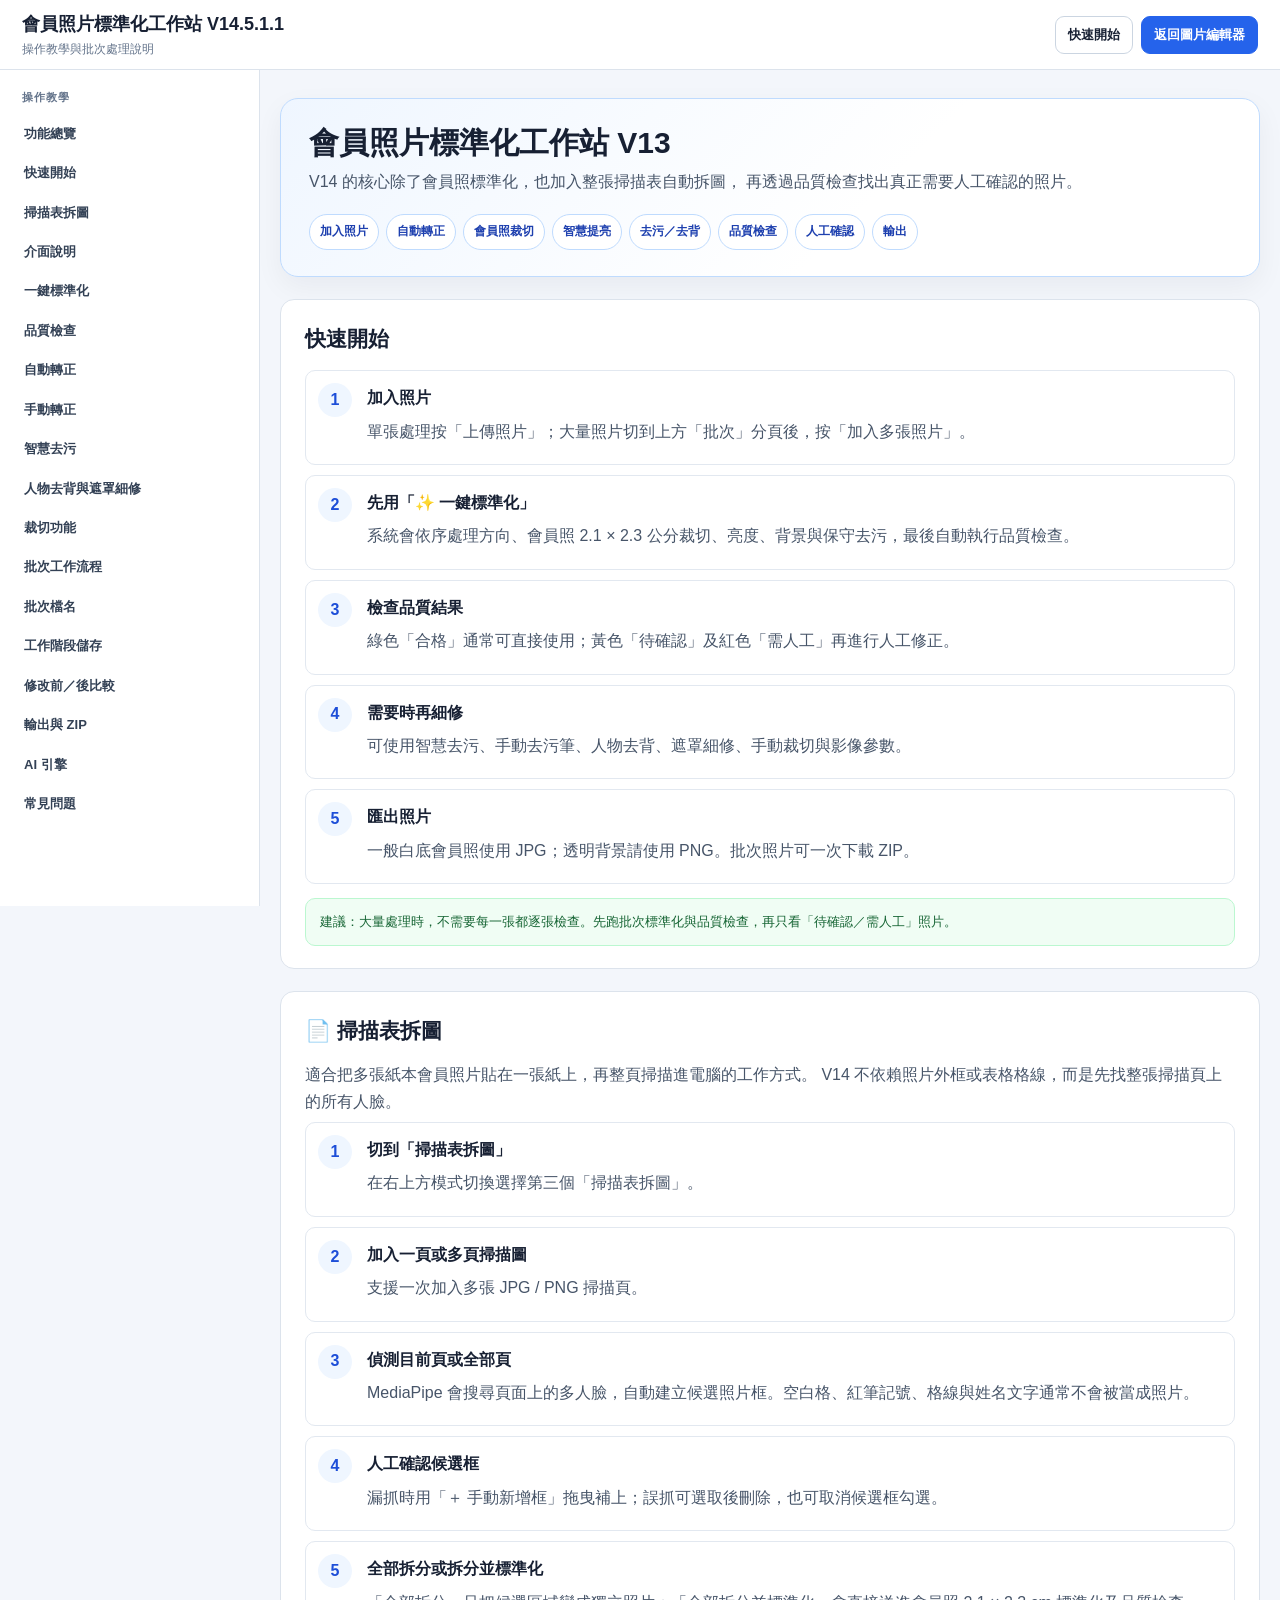
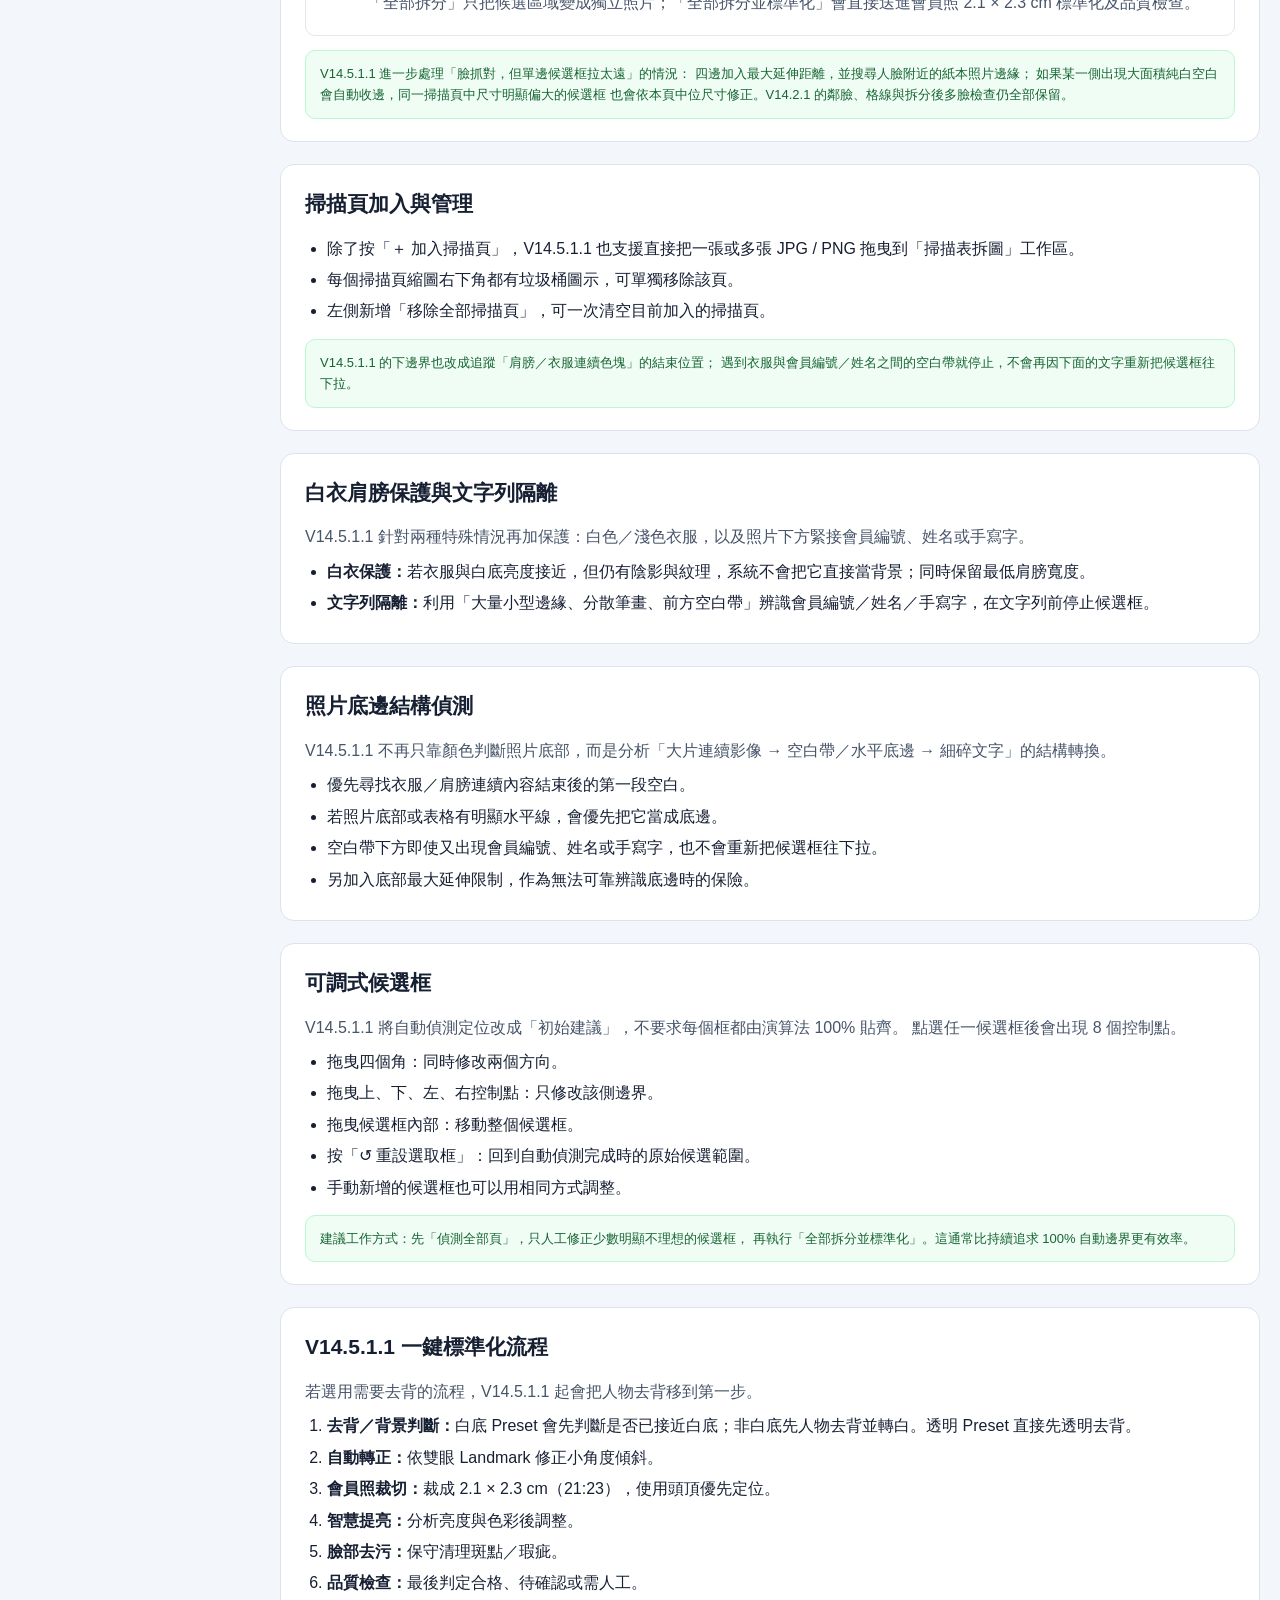
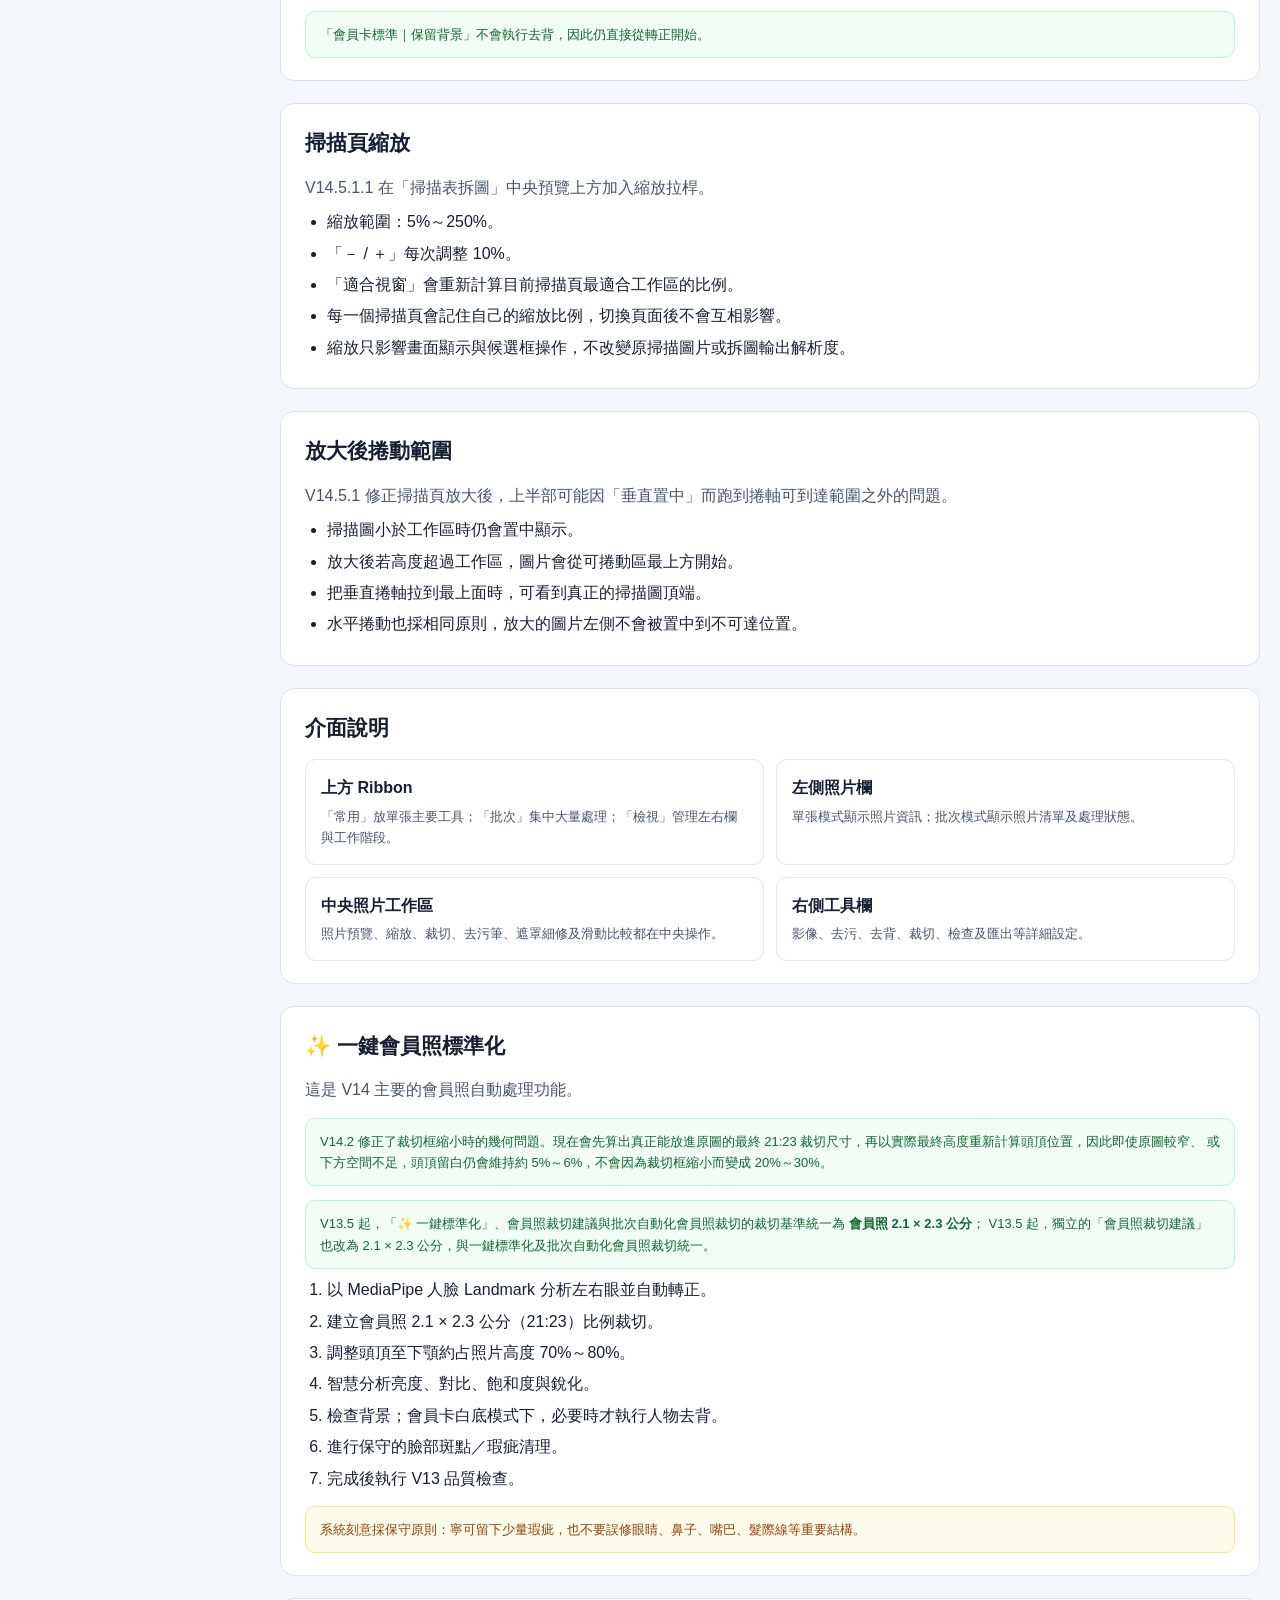
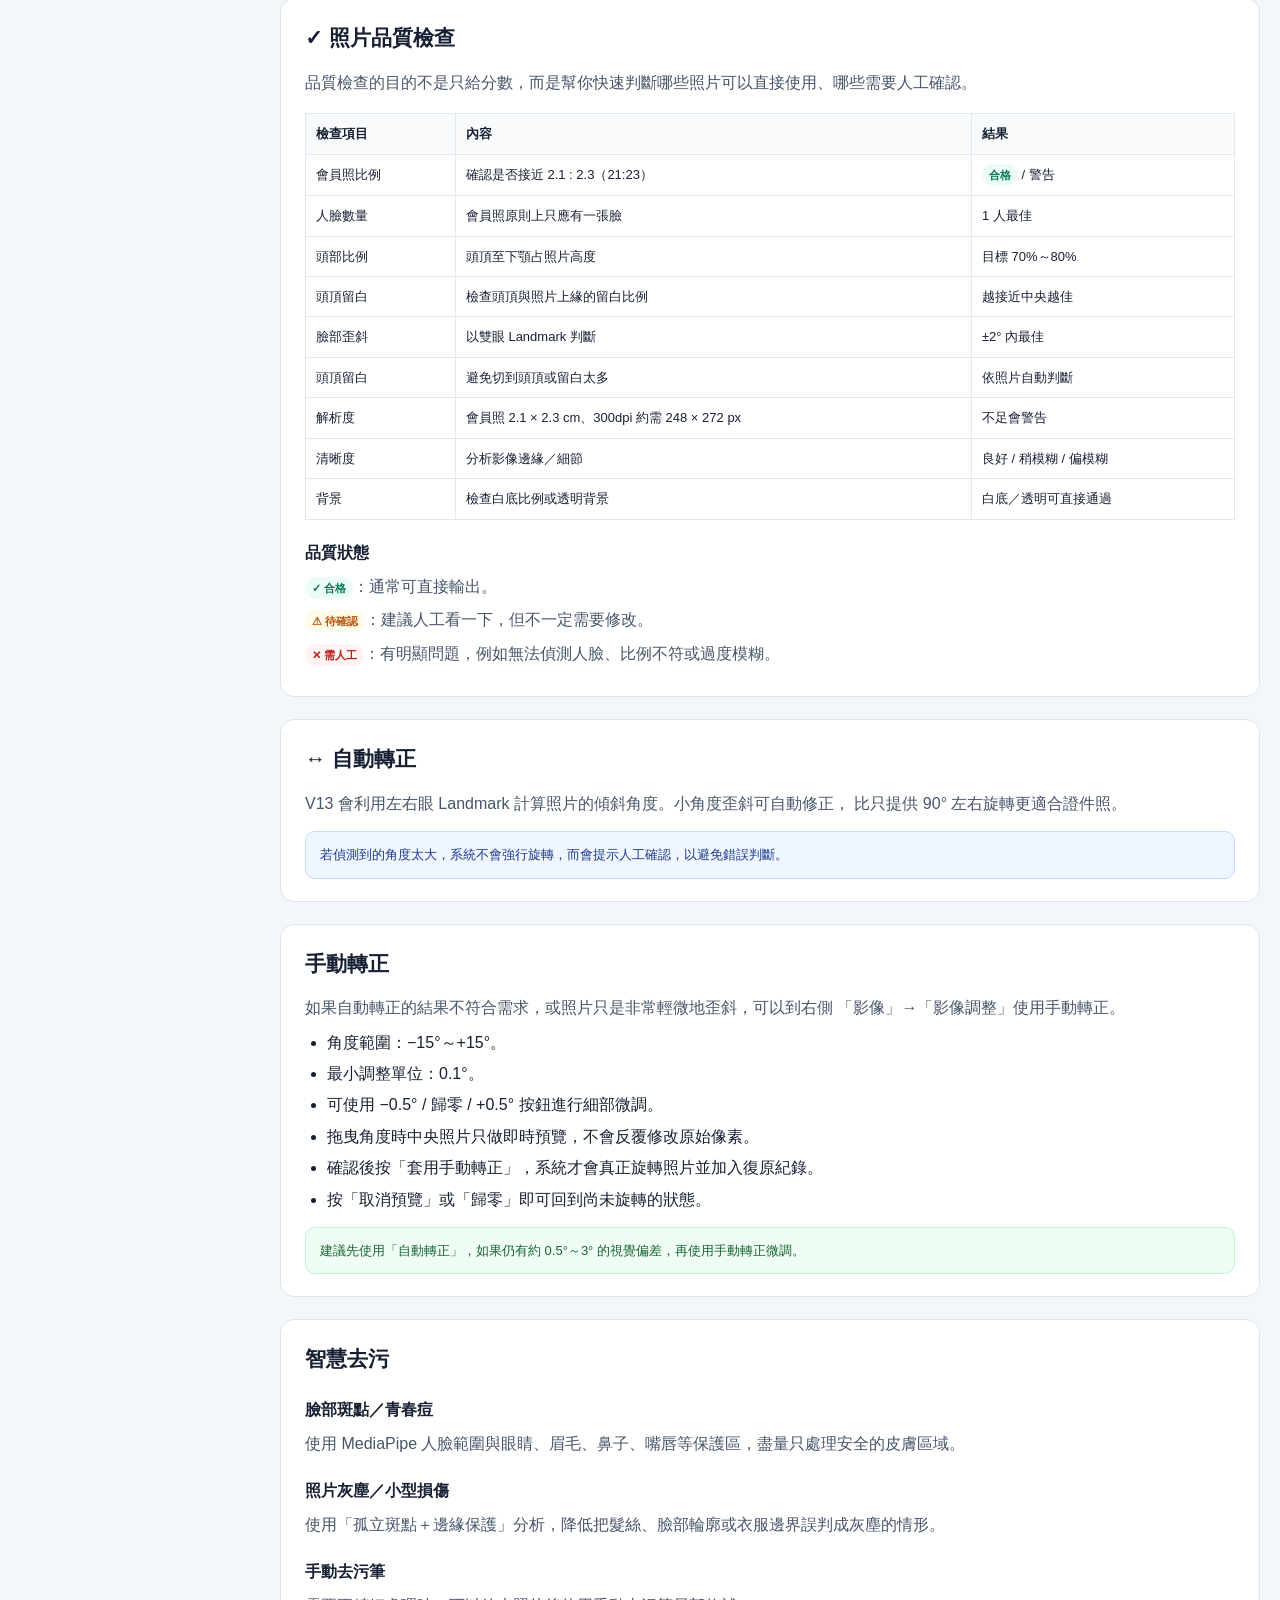
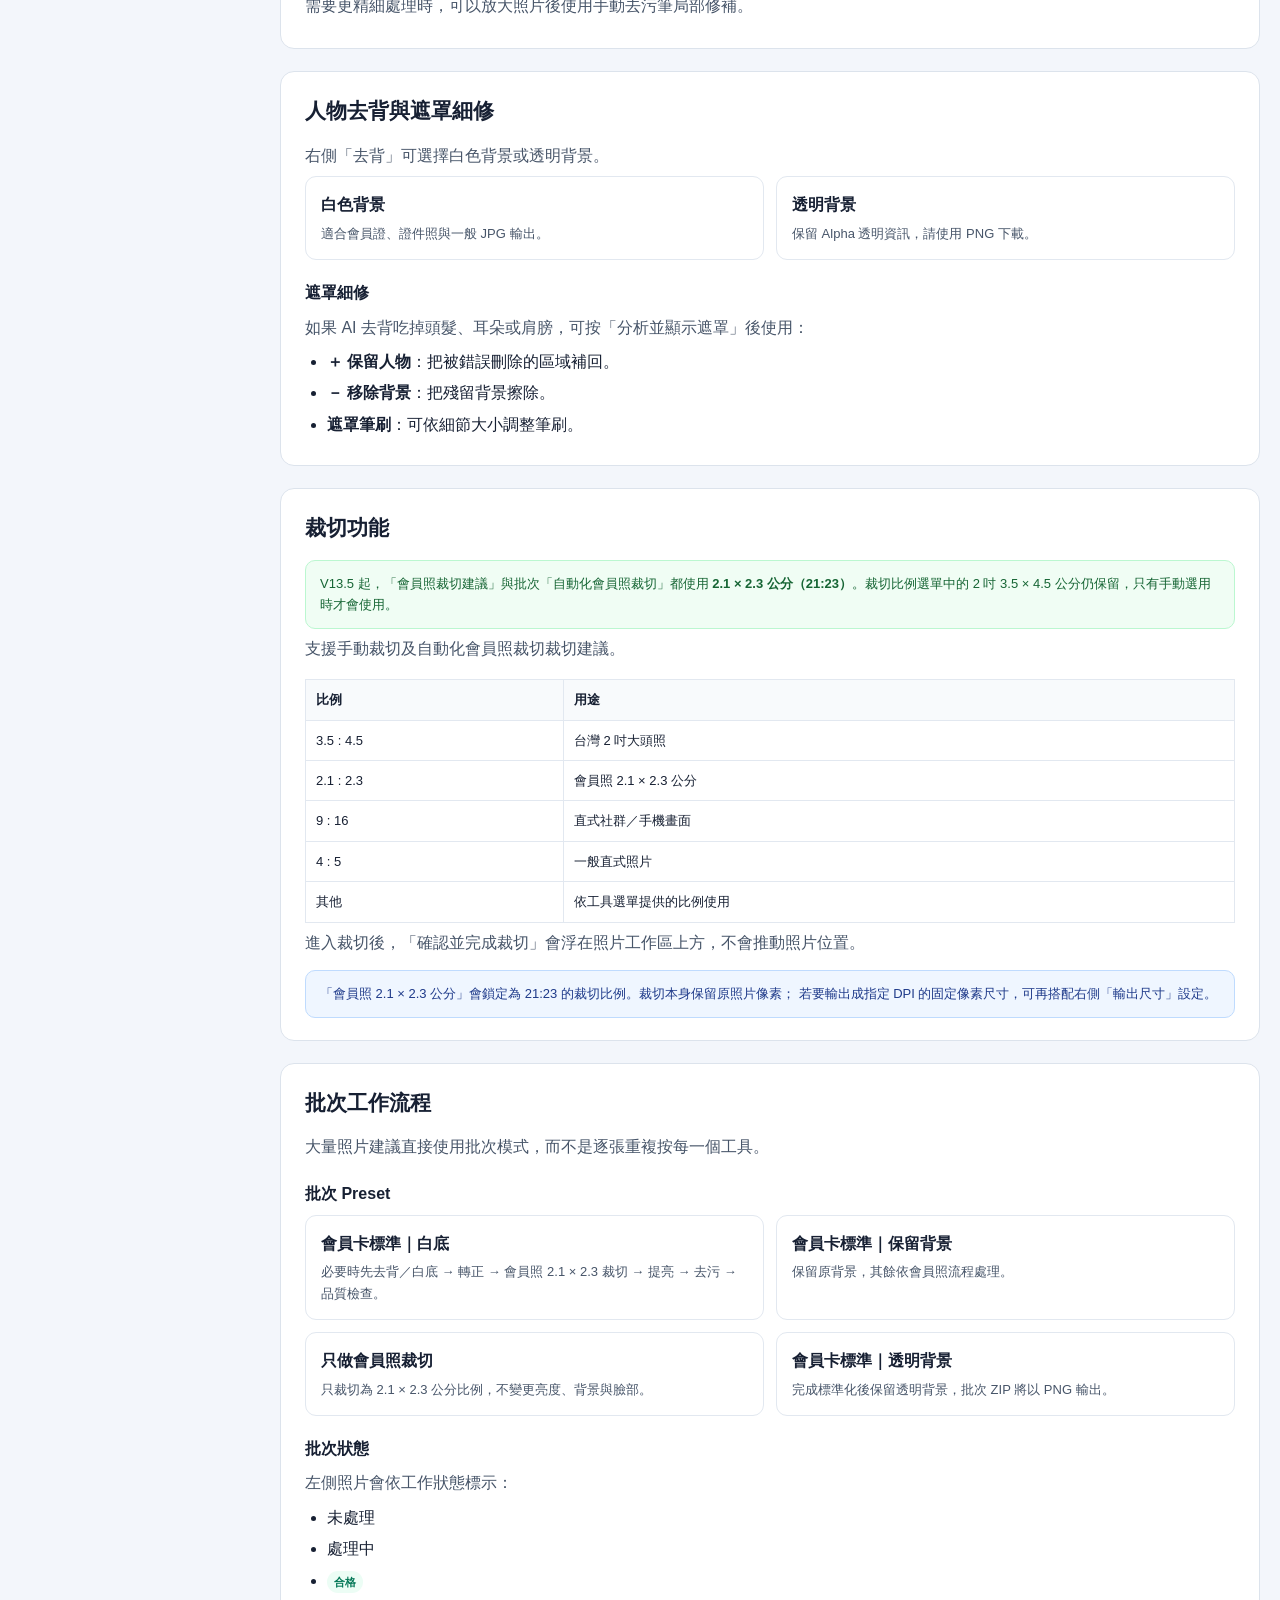
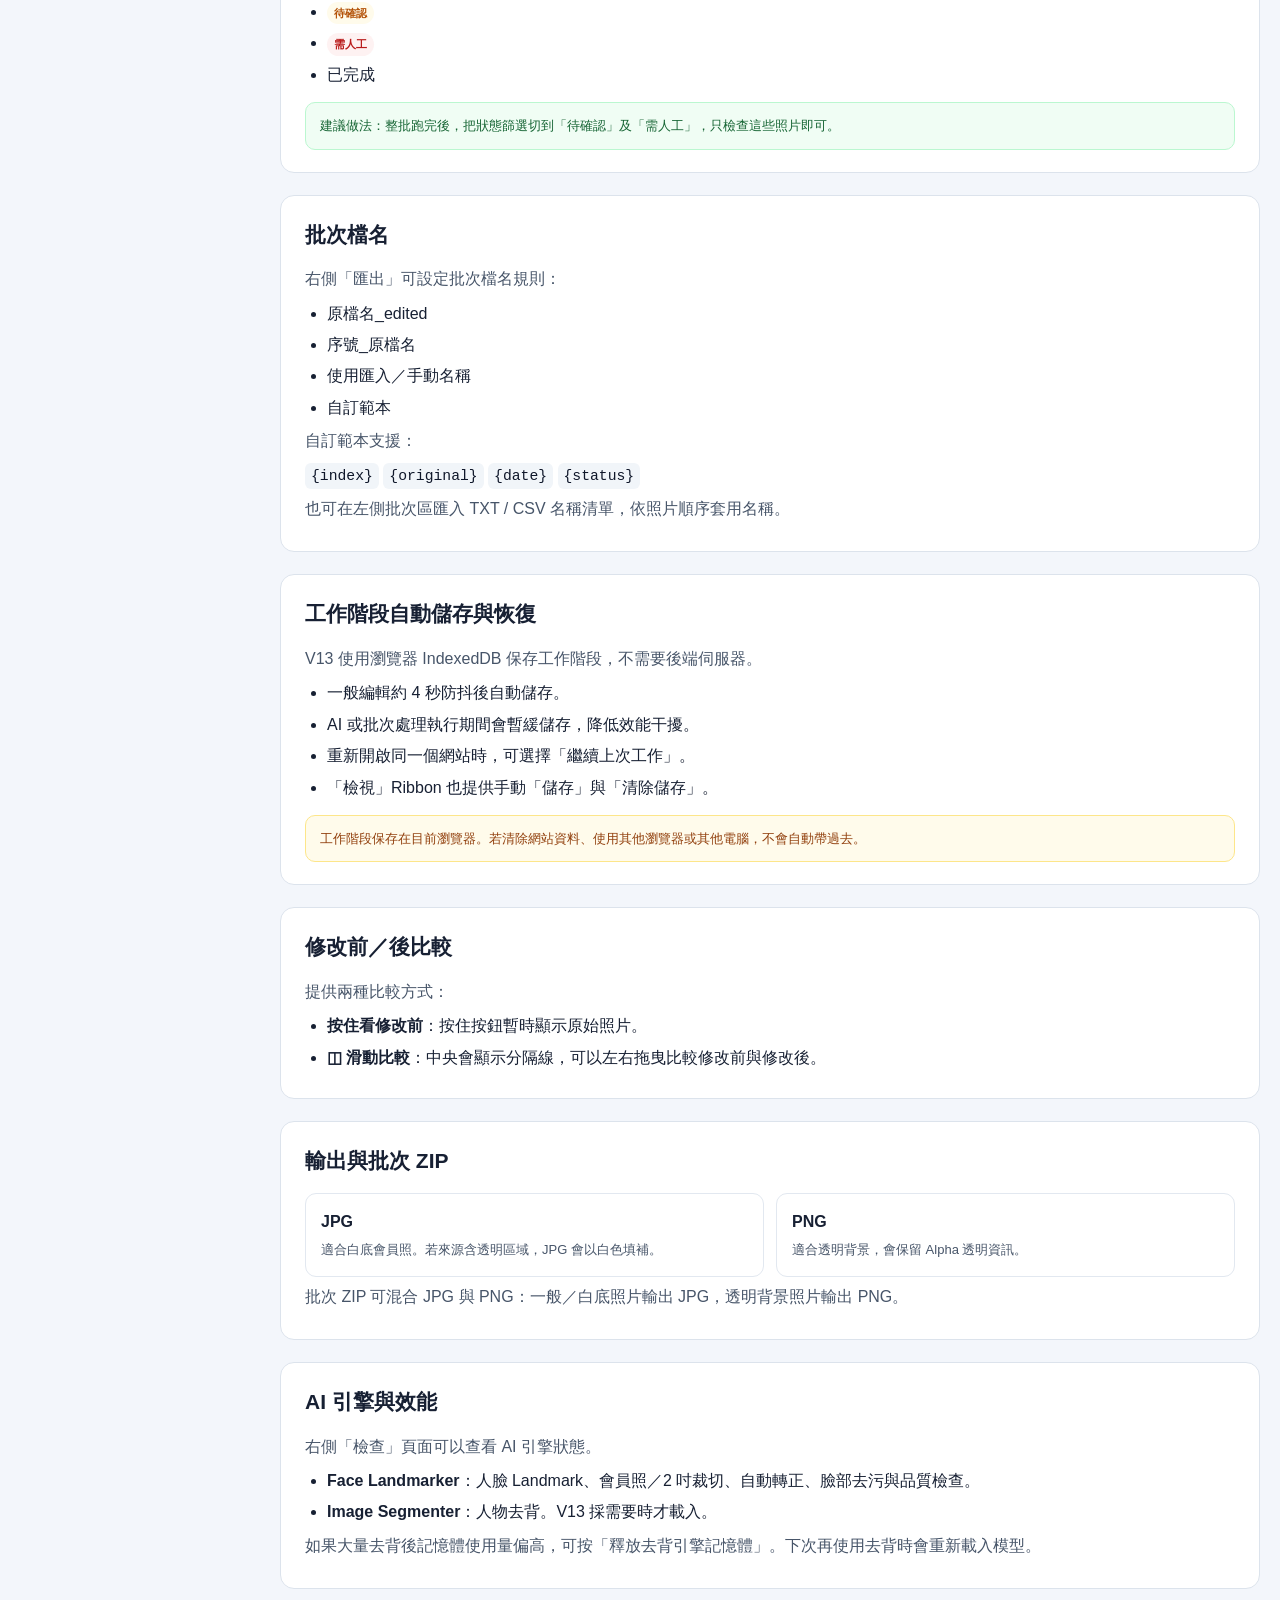
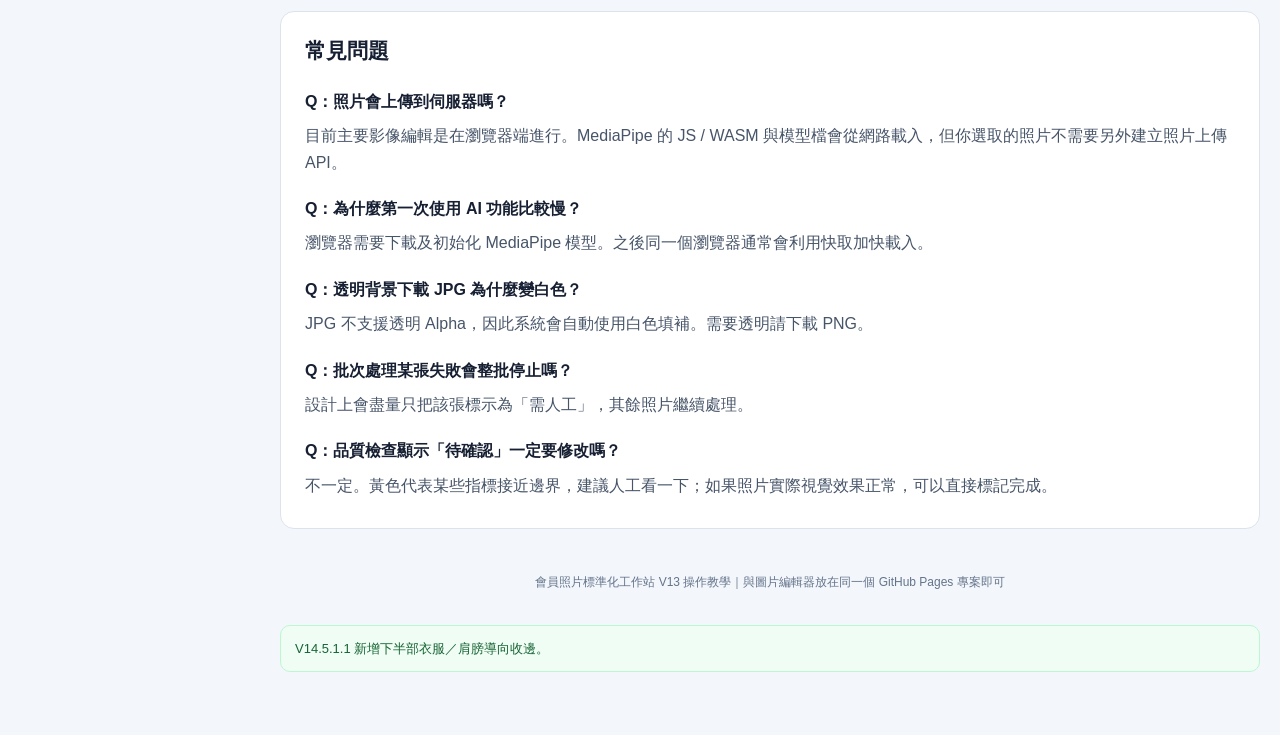
<file: help.html>
<!doctype html>
<html lang="zh-Hant">
<head>
<meta charset="utf-8" />
<meta name="viewport" content="width=device-width,initial-scale=1" />
<title>會員照片標準化工作站 V14.5.1.1｜操作教學</title>
<style>
:root{
  --bg:#f3f6fb;
  --panel:#ffffff;
  --line:#dce3ec;
  --text:#172033;
  --muted:#64748b;
  --blue:#2563eb;
  --blue2:#1d4ed8;
  --green:#059669;
  --amber:#d97706;
  --red:#dc2626;
  --navw:260px;
  --radius:14px;
}
*{box-sizing:border-box}
html{scroll-behavior:smooth}
body{
  margin:0;
  color:var(--text);
  background:var(--bg);
  font-family:"Segoe UI","Microsoft JhengHei","Noto Sans TC",Arial,sans-serif;
  line-height:1.65;
}
a{color:var(--blue);text-decoration:none}
a:hover{text-decoration:underline}
.topbar{
  position:sticky;
  top:0;
  z-index:30;
  display:flex;
  align-items:center;
  gap:16px;
  min-height:64px;
  padding:10px 22px;
  border-bottom:1px solid var(--line);
  background:rgba(255,255,255,.96);
  backdrop-filter:blur(8px);
}
.brand{min-width:0}
.brand strong{display:block;font-size:18px}
.brand span{display:block;color:var(--muted);font-size:12px}
.top-actions{
  margin-left:auto;
  display:flex;
  align-items:center;
  gap:8px;
}
.btn{
  display:inline-flex;
  align-items:center;
  justify-content:center;
  min-height:38px;
  padding:7px 12px;
  border:1px solid #cbd5e1;
  border-radius:9px;
  background:#fff;
  color:var(--text);
  font-weight:700;
  font-size:13px;
  text-decoration:none;
  white-space:nowrap;
}
.btn:hover{background:#f8fafc;text-decoration:none}
.btn.primary{background:var(--blue);border-color:var(--blue);color:#fff}
.layout{
  display:grid;
  grid-template-columns:var(--navw) minmax(0,1fr);
  min-height:calc(100vh - 64px);
}
.sidebar{
  position:sticky;
  top:64px;
  align-self:start;
  height:calc(100vh - 64px);
  overflow:auto;
  padding:18px 14px 28px;
  border-right:1px solid var(--line);
  background:#fff;
}
.nav-title{
  margin:0 8px 8px;
  color:var(--muted);
  font-size:11px;
  font-weight:800;
  letter-spacing:.08em;
}
.sidebar a{
  display:block;
  margin:2px 0;
  padding:8px 10px;
  border-radius:8px;
  color:#334155;
  font-size:13px;
  font-weight:650;
}
.sidebar a:hover{
  background:#eff6ff;
  color:var(--blue2);
  text-decoration:none;
}
main{
  width:min(1120px,calc(100% - 40px));
  margin:0 auto;
  padding:28px 0 64px;
}
.hero{
  padding:26px 28px;
  border:1px solid #bfdbfe;
  border-radius:18px;
  background:linear-gradient(135deg,#eff6ff,#ffffff 60%);
  box-shadow:0 10px 28px rgba(15,23,42,.05);
}
.hero h1{margin:0 0 8px;font-size:30px;line-height:1.2}
.hero p{margin:0;color:#475569}
.hero-flow{
  display:flex;
  flex-wrap:wrap;
  gap:7px;
  margin-top:18px;
}
.flow{
  padding:7px 10px;
  border:1px solid #bfdbfe;
  border-radius:999px;
  background:#fff;
  color:#1e40af;
  font-size:12px;
  font-weight:750;
}
.section{
  scroll-margin-top:82px;
  margin-top:22px;
  padding:22px 24px;
  border:1px solid var(--line);
  border-radius:var(--radius);
  background:var(--panel);
}
.section h2{margin:0 0 14px;font-size:21px}
.section h3{margin:20px 0 8px;font-size:16px}
.section p{margin:7px 0;color:#475569}
.section ul,.section ol{margin:8px 0 0;padding-left:22px}
.section li{margin:5px 0}
.grid{
  display:grid;
  grid-template-columns:repeat(2,minmax(0,1fr));
  gap:12px;
}
.card{
  padding:15px;
  border:1px solid #e2e8f0;
  border-radius:11px;
  background:#fff;
}
.card strong{display:block;margin-bottom:4px}
.card p{margin:0;font-size:13px}
.callout{
  margin-top:14px;
  padding:12px 14px;
  border-radius:10px;
  border:1px solid #bfdbfe;
  background:#eff6ff;
  color:#1e3a8a;
  font-size:13px;
}
.callout.green{border-color:#bbf7d0;background:#f0fdf4;color:#166534}
.callout.amber{border-color:#fde68a;background:#fffbeb;color:#92400e}
.table-wrap{overflow:auto}
table{
  width:100%;
  border-collapse:collapse;
  margin-top:10px;
  font-size:13px;
}
th,td{
  padding:9px 10px;
  border:1px solid #e2e8f0;
  text-align:left;
  vertical-align:top;
}
th{background:#f8fafc}
.badge{
  display:inline-block;
  padding:2px 7px;
  border-radius:999px;
  font-size:11px;
  font-weight:800;
}
.badge.pass{background:#ecfdf5;color:#047857}
.badge.warn{background:#fffbeb;color:#b45309}
.badge.fail{background:#fef2f2;color:#b91c1c}
.code{
  display:inline-block;
  padding:1px 6px;
  border-radius:6px;
  background:#f1f5f9;
  color:#0f172a;
  font-family:Consolas,monospace;
  font-size:.92em;
}
.steps{
  counter-reset:step;
  display:grid;
  gap:10px;
}
.step{
  display:grid;
  grid-template-columns:38px minmax(0,1fr);
  gap:11px;
  align-items:start;
  padding:12px;
  border:1px solid #e2e8f0;
  border-radius:10px;
}
.step:before{
  counter-increment:step;
  content:counter(step);
  width:34px;height:34px;
  display:grid;place-items:center;
  border-radius:999px;
  background:#eff6ff;
  color:#1d4ed8;
  font-weight:900;
}
.step strong{display:block;margin-top:2px}
.small{color:var(--muted);font-size:12px}
.footer{
  margin-top:26px;
  padding:18px 0;
  color:var(--muted);
  text-align:center;
  font-size:12px;
}
@media(max-width:900px){
  .layout{grid-template-columns:1fr}
  .sidebar{display:none}
  main{width:min(100% - 24px,1120px);padding-top:16px}
  .grid{grid-template-columns:1fr}
  .hero h1{font-size:24px}
}
@media(max-width:620px){
  .topbar{padding:9px 12px}
  .brand span{display:none}
  .top-actions .secondary{display:none}
  .section,.hero{padding:17px}
}
</style>
</head>
<body>

<header class="topbar">
  <div class="brand">
    <strong>會員照片標準化工作站 V14.5.1.1</strong>
    <span>操作教學與批次處理說明</span>
  </div>
  <div class="top-actions">
    <a class="btn secondary" href="#quick-start">快速開始</a>
    <a class="btn primary" href="./index.html">返回圖片編輯器</a>
  </div>
</header>

<div class="layout">
  <nav class="sidebar">
    <div class="nav-title">操作教學</div>
    <a href="#overview">功能總覽</a>
    <a href="#quick-start">快速開始</a>
    <a href="#scan-split">掃描表拆圖</a>
    <a href="#interface">介面說明</a>
    <a href="#standardize">一鍵標準化</a>
    <a href="#quality">品質檢查</a>
    <a href="#straighten">自動轉正</a>
    <a href="#manual-straighten">手動轉正</a>
    <a href="#cleanup">智慧去污</a>
    <a href="#background">人物去背與遮罩細修</a>
    <a href="#crop">裁切功能</a>
    <a href="#batch">批次工作流程</a>
    <a href="#filename">批次檔名</a>
    <a href="#session">工作階段儲存</a>
    <a href="#compare">修改前／後比較</a>
    <a href="#export">輸出與 ZIP</a>
    <a href="#ai">AI 引擎</a>
    <a href="#faq">常見問題</a>
  </nav>

  <main>
    <section class="hero" id="overview">
      <h1>會員照片標準化工作站 V13</h1>
      <p>
        V14 的核心除了會員照標準化，也加入整張掃描表自動拆圖，
        再透過品質檢查找出真正需要人工確認的照片。
      </p>
      <div class="hero-flow">
        <span class="flow">加入照片</span>
        <span class="flow">自動轉正</span>
        <span class="flow">會員照裁切</span>
        <span class="flow">智慧提亮</span>
        <span class="flow">去污／去背</span>
        <span class="flow">品質檢查</span>
        <span class="flow">人工確認</span>
        <span class="flow">輸出</span>
      </div>
    </section>

    <section class="section" id="quick-start">
      <h2>快速開始</h2>
      <div class="steps">
        <div class="step">
          <div><strong>加入照片</strong><p>單張處理按「上傳照片」；大量照片切到上方「批次」分頁後，按「加入多張照片」。</p></div>
        </div>
        <div class="step">
          <div><strong>先用「✨ 一鍵標準化」</strong><p>系統會依序處理方向、會員照 2.1 × 2.3 公分裁切、亮度、背景與保守去污，最後自動執行品質檢查。</p></div>
        </div>
        <div class="step">
          <div><strong>檢查品質結果</strong><p>綠色「合格」通常可直接使用；黃色「待確認」及紅色「需人工」再進行人工修正。</p></div>
        </div>
        <div class="step">
          <div><strong>需要時再細修</strong><p>可使用智慧去污、手動去污筆、人物去背、遮罩細修、手動裁切與影像參數。</p></div>
        </div>
        <div class="step">
          <div><strong>匯出照片</strong><p>一般白底會員照使用 JPG；透明背景請使用 PNG。批次照片可一次下載 ZIP。</p></div>
        </div>
      </div>
      <div class="callout green">
        建議：大量處理時，不需要每一張都逐張檢查。先跑批次標準化與品質檢查，再只看「待確認／需人工」照片。
      </div>
    </section>


    <section class="section" id="scan-split">
      <h2>📄 掃描表拆圖</h2>
      <p>
        適合把多張紙本會員照片貼在一張紙上，再整頁掃描進電腦的工作方式。
        V14 不依賴照片外框或表格格線，而是先找整張掃描頁上的所有人臉。
      </p>

      <div class="steps">
        <div class="step">
          <div><strong>切到「掃描表拆圖」</strong><p>在右上方模式切換選擇第三個「掃描表拆圖」。</p></div>
        </div>
        <div class="step">
          <div><strong>加入一頁或多頁掃描圖</strong><p>支援一次加入多張 JPG / PNG 掃描頁。</p></div>
        </div>
        <div class="step">
          <div><strong>偵測目前頁或全部頁</strong><p>MediaPipe 會搜尋頁面上的多人臉，自動建立候選照片框。空白格、紅筆記號、格線與姓名文字通常不會被當成照片。</p></div>
        </div>
        <div class="step">
          <div><strong>人工確認候選框</strong><p>漏抓時用「＋ 手動新增框」拖曳補上；誤抓可選取後刪除，也可取消候選框勾選。</p></div>
        </div>
        <div class="step">
          <div><strong>全部拆分或拆分並標準化</strong><p>「全部拆分」只把候選區域變成獨立照片；「全部拆分並標準化」會直接送進會員照 2.1 × 2.3 cm 標準化及品質檢查。</p></div>
        </div>
      </div>

      <div class="callout green">
        V14.5.1.1 進一步處理「臉抓對，但單邊候選框拉太遠」的情況：
        四邊加入最大延伸距離，並搜尋人臉附近的紙本照片邊緣；
        如果某一側出現大面積純白空白會自動收邊，同一掃描頁中尺寸明顯偏大的候選框
        也會依本頁中位尺寸修正。V14.2.1 的鄰臉、格線與拆分後多臉檢查仍全部保留。
      </div>
    </section>


    <section class="section" id="scan-page-manage">
      <h2>掃描頁加入與管理</h2>
      <ul>
        <li>除了按「＋ 加入掃描頁」，V14.5.1.1 也支援直接把一張或多張 JPG / PNG 拖曳到「掃描表拆圖」工作區。</li>
        <li>每個掃描頁縮圖右下角都有垃圾桶圖示，可單獨移除該頁。</li>
        <li>左側新增「移除全部掃描頁」，可一次清空目前加入的掃描頁。</li>
      </ul>
      <div class="callout green">
        V14.5.1.1 的下邊界也改成追蹤「肩膀／衣服連續色塊」的結束位置；
        遇到衣服與會員編號／姓名之間的空白帶就停止，不會再因下面的文字重新把候選框往下拉。
      </div>
    </section>


    <section class="section" id="scan-edge-special">
      <h2>白衣肩膀保護與文字列隔離</h2>
      <p>
        V14.5.1.1 針對兩種特殊情況再加保護：白色／淺色衣服，以及照片下方緊接會員編號、姓名或手寫字。
      </p>
      <ul>
        <li><strong>白衣保護：</strong>若衣服與白底亮度接近，但仍有陰影與紋理，系統不會把它直接當背景；同時保留最低肩膀寬度。</li>
        <li><strong>文字列隔離：</strong>利用「大量小型邊緣、分散筆畫、前方空白帶」辨識會員編號／姓名／手寫字，在文字列前停止候選框。</li>
      </ul>
    </section>


    <section class="section" id="scan-bottom-structure">
      <h2>照片底邊結構偵測</h2>
      <p>
        V14.5.1.1 不再只靠顏色判斷照片底部，而是分析「大片連續影像 → 空白帶／水平底邊 → 細碎文字」的結構轉換。
      </p>
      <ul>
        <li>優先尋找衣服／肩膀連續內容結束後的第一段空白。</li>
        <li>若照片底部或表格有明顯水平線，會優先把它當成底邊。</li>
        <li>空白帶下方即使又出現會員編號、姓名或手寫字，也不會重新把候選框往下拉。</li>
        <li>另加入底部最大延伸限制，作為無法可靠辨識底邊時的保險。</li>
      </ul>
    </section>


    <section class="section" id="scan-adjustable-box">
      <h2>可調式候選框</h2>
      <p>
        V14.5.1.1 將自動偵測定位改成「初始建議」，不要求每個框都由演算法 100% 貼齊。
        點選任一候選框後會出現 8 個控制點。
      </p>
      <ul>
        <li>拖曳四個角：同時修改兩個方向。</li>
        <li>拖曳上、下、左、右控制點：只修改該側邊界。</li>
        <li>拖曳候選框內部：移動整個候選框。</li>
        <li>按「↺ 重設選取框」：回到自動偵測完成時的原始候選範圍。</li>
        <li>手動新增的候選框也可以用相同方式調整。</li>
      </ul>
      <div class="callout green">
        建議工作方式：先「偵測全部頁」，只人工修正少數明顯不理想的候選框，
        再執行「全部拆分並標準化」。這通常比持續追求 100% 自動邊界更有效率。
      </div>
    </section>


    <section class="section" id="workflow-v144">
      <h2>V14.5.1.1 一鍵標準化流程</h2>
      <p>若選用需要去背的流程，V14.5.1.1 起會把人物去背移到第一步。</p>
      <ol>
        <li><strong>去背／背景判斷：</strong>白底 Preset 會先判斷是否已接近白底；非白底先人物去背並轉白。透明 Preset 直接先透明去背。</li>
        <li><strong>自動轉正：</strong>依雙眼 Landmark 修正小角度傾斜。</li>
        <li><strong>會員照裁切：</strong>裁成 2.1 × 2.3 cm（21:23），使用頭頂優先定位。</li>
        <li><strong>智慧提亮：</strong>分析亮度與色彩後調整。</li>
        <li><strong>臉部去污：</strong>保守清理斑點／瑕疵。</li>
        <li><strong>品質檢查：</strong>最後判定合格、待確認或需人工。</li>
      </ol>
      <div class="callout green">
        「會員卡標準｜保留背景」不會執行去背，因此仍直接從轉正開始。
      </div>
    </section>


    <section class="section" id="scan-zoom">
      <h2>掃描頁縮放</h2>
      <p>V14.5.1.1 在「掃描表拆圖」中央預覽上方加入縮放拉桿。</p>
      <ul>
        <li>縮放範圍：5%～250%。</li>
        <li>「－ / ＋」每次調整 10%。</li>
        <li>「適合視窗」會重新計算目前掃描頁最適合工作區的比例。</li>
        <li>每一個掃描頁會記住自己的縮放比例，切換頁面後不會互相影響。</li>
        <li>縮放只影響畫面顯示與候選框操作，不改變原掃描圖片或拆圖輸出解析度。</li>
      </ul>
    </section>


    <section class="section" id="scan-zoom-overflow-fix">
      <h2>放大後捲動範圍</h2>
      <p>
        V14.5.1 修正掃描頁放大後，上半部可能因「垂直置中」而跑到捲軸可到達範圍之外的問題。
      </p>
      <ul>
        <li>掃描圖小於工作區時仍會置中顯示。</li>
        <li>放大後若高度超過工作區，圖片會從可捲動區最上方開始。</li>
        <li>把垂直捲軸拉到最上面時，可看到真正的掃描圖頂端。</li>
        <li>水平捲動也採相同原則，放大的圖片左側不會被置中到不可達位置。</li>
      </ul>
    </section>

    <section class="section" id="interface">
      <h2>介面說明</h2>
      <div class="grid">
        <div class="card">
          <strong>上方 Ribbon</strong>
          <p>「常用」放單張主要工具；「批次」集中大量處理；「檢視」管理左右欄與工作階段。</p>
        </div>
        <div class="card">
          <strong>左側照片欄</strong>
          <p>單張模式顯示照片資訊；批次模式顯示照片清單及處理狀態。</p>
        </div>
        <div class="card">
          <strong>中央照片工作區</strong>
          <p>照片預覽、縮放、裁切、去污筆、遮罩細修及滑動比較都在中央操作。</p>
        </div>
        <div class="card">
          <strong>右側工具欄</strong>
          <p>影像、去污、去背、裁切、檢查及匯出等詳細設定。</p>
        </div>
      </div>
    </section>

    <section class="section" id="standardize">
      <h2>✨ 一鍵會員照標準化</h2>
      <p>這是 V14 主要的會員照自動處理功能。</p>
      <div class="callout green">
        V14.2 修正了裁切框縮小時的幾何問題。現在會先算出真正能放進原圖的最終
        21:23 裁切尺寸，再以實際最終高度重新計算頭頂位置，因此即使原圖較窄、
        或下方空間不足，頭頂留白仍會維持約 5%～6%，不會因為裁切框縮小而變成 20%～30%。
      </div>

      <div class="callout green">
        V13.5 起，「✨ 一鍵標準化」、會員照裁切建議與批次自動化會員照裁切的裁切基準統一為 <strong>會員照 2.1 × 2.3 公分</strong>；
        V13.5 起，獨立的「會員照裁切建議」也改為 2.1 × 2.3 公分，與一鍵標準化及批次自動化會員照裁切統一。
      </div>
      <ol>
        <li>以 MediaPipe 人臉 Landmark 分析左右眼並自動轉正。</li>
        <li>建立會員照 2.1 × 2.3 公分（21:23）比例裁切。</li>
        <li>調整頭頂至下顎約占照片高度 70%～80%。</li>
        <li>智慧分析亮度、對比、飽和度與銳化。</li>
        <li>檢查背景；會員卡白底模式下，必要時才執行人物去背。</li>
        <li>進行保守的臉部斑點／瑕疵清理。</li>
        <li>完成後執行 V13 品質檢查。</li>
      </ol>
      <div class="callout amber">
        系統刻意採保守原則：寧可留下少量瑕疵，也不要誤修眼睛、鼻子、嘴巴、髮際線等重要結構。
      </div>
    </section>

    <section class="section" id="quality">
      <h2>✓ 照片品質檢查</h2>
      <p>品質檢查的目的不是只給分數，而是幫你快速判斷哪些照片可以直接使用、哪些需要人工確認。</p>
      <div class="table-wrap">
        <table>
          <thead><tr><th>檢查項目</th><th>內容</th><th>結果</th></tr></thead>
          <tbody>
            <tr><td>會員照比例</td><td>確認是否接近 2.1 : 2.3（21:23）</td><td><span class="badge pass">合格</span> / 警告</td></tr>
            <tr><td>人臉數量</td><td>會員照原則上只應有一張臉</td><td>1 人最佳</td></tr>
            <tr><td>頭部比例</td><td>頭頂至下顎占照片高度</td><td>目標 70%～80%</td></tr>
            <tr><td>頭頂留白</td><td>檢查頭頂與照片上緣的留白比例</td><td>越接近中央越佳</td></tr>
            <tr><td>臉部歪斜</td><td>以雙眼 Landmark 判斷</td><td>±2° 內最佳</td></tr>
            <tr><td>頭頂留白</td><td>避免切到頭頂或留白太多</td><td>依照片自動判斷</td></tr>
            <tr><td>解析度</td><td>會員照 2.1 × 2.3 cm、300dpi 約需 248 × 272 px</td><td>不足會警告</td></tr>
            <tr><td>清晰度</td><td>分析影像邊緣／細節</td><td>良好 / 稍模糊 / 偏模糊</td></tr>
            <tr><td>背景</td><td>檢查白底比例或透明背景</td><td>白底／透明可直接通過</td></tr>
          </tbody>
        </table>
      </div>
      <h3>品質狀態</h3>
      <p><span class="badge pass">✓ 合格</span>：通常可直接輸出。</p>
      <p><span class="badge warn">⚠ 待確認</span>：建議人工看一下，但不一定需要修改。</p>
      <p><span class="badge fail">✕ 需人工</span>：有明顯問題，例如無法偵測人臉、比例不符或過度模糊。</p>
    </section>

    <section class="section" id="straighten">
      <h2>↔ 自動轉正</h2>
      <p>
        V13 會利用左右眼 Landmark 計算照片的傾斜角度。小角度歪斜可自動修正，
        比只提供 90° 左右旋轉更適合證件照。
      </p>
      <div class="callout">
        若偵測到的角度太大，系統不會強行旋轉，而會提示人工確認，以避免錯誤判斷。
      </div>
    </section>


    <section class="section" id="manual-straighten">
      <h2>手動轉正</h2>
      <p>
        如果自動轉正的結果不符合需求，或照片只是非常輕微地歪斜，可以到右側
        「影像」→「影像調整」使用手動轉正。
      </p>
      <ul>
        <li>角度範圍：−15°～+15°。</li>
        <li>最小調整單位：0.1°。</li>
        <li>可使用 −0.5° / 歸零 / +0.5° 按鈕進行細部微調。</li>
        <li>拖曳角度時中央照片只做即時預覽，不會反覆修改原始像素。</li>
        <li>確認後按「套用手動轉正」，系統才會真正旋轉照片並加入復原紀錄。</li>
        <li>按「取消預覽」或「歸零」即可回到尚未旋轉的狀態。</li>
      </ul>
      <div class="callout green">
        建議先使用「自動轉正」，如果仍有約 0.5°～3° 的視覺偏差，再使用手動轉正微調。
      </div>
    </section>

    <section class="section" id="cleanup">
      <h2>智慧去污</h2>
      <h3>臉部斑點／青春痘</h3>
      <p>使用 MediaPipe 人臉範圍與眼睛、眉毛、鼻子、嘴唇等保護區，盡量只處理安全的皮膚區域。</p>
      <h3>照片灰塵／小型損傷</h3>
      <p>使用「孤立斑點＋邊緣保護」分析，降低把髮絲、臉部輪廓或衣服邊界誤判成灰塵的情形。</p>
      <h3>手動去污筆</h3>
      <p>需要更精細處理時，可以放大照片後使用手動去污筆局部修補。</p>
    </section>

    <section class="section" id="background">
      <h2>人物去背與遮罩細修</h2>
      <p>右側「去背」可選擇白色背景或透明背景。</p>
      <div class="grid">
        <div class="card">
          <strong>白色背景</strong>
          <p>適合會員證、證件照與一般 JPG 輸出。</p>
        </div>
        <div class="card">
          <strong>透明背景</strong>
          <p>保留 Alpha 透明資訊，請使用 PNG 下載。</p>
        </div>
      </div>
      <h3>遮罩細修</h3>
      <p>如果 AI 去背吃掉頭髮、耳朵或肩膀，可按「分析並顯示遮罩」後使用：</p>
      <ul>
        <li><strong>＋ 保留人物</strong>：把被錯誤刪除的區域補回。</li>
        <li><strong>－ 移除背景</strong>：把殘留背景擦除。</li>
        <li><strong>遮罩筆刷</strong>：可依細節大小調整筆刷。</li>
      </ul>
    </section>

    <section class="section" id="crop">
      <h2>裁切功能</h2>
      <div class="callout green">
        V13.5 起，「會員照裁切建議」與批次「自動化會員照裁切」都使用
        <strong>2.1 × 2.3 公分（21:23）</strong>。裁切比例選單中的
        2 吋 3.5 × 4.5 公分仍保留，只有手動選用時才會使用。
      </div>
      <p>支援手動裁切及自動化會員照裁切裁切建議。</p>
      <div class="table-wrap">
        <table>
          <thead><tr><th>比例</th><th>用途</th></tr></thead>
          <tbody>
            <tr><td>3.5 : 4.5</td><td>台灣 2 吋大頭照</td></tr>
            <tr><td>2.1 : 2.3</td><td>會員照 2.1 × 2.3 公分</td></tr>
            <tr><td>9 : 16</td><td>直式社群／手機畫面</td></tr>
            <tr><td>4 : 5</td><td>一般直式照片</td></tr>
            <tr><td>其他</td><td>依工具選單提供的比例使用</td></tr>
          </tbody>
        </table>
      </div>
      <p>進入裁切後，「確認並完成裁切」會浮在照片工作區上方，不會推動照片位置。</p>
      <div class="callout">
        「會員照 2.1 × 2.3 公分」會鎖定為 21:23 的裁切比例。裁切本身保留原照片像素；
        若要輸出成指定 DPI 的固定像素尺寸，可再搭配右側「輸出尺寸」設定。
      </div>
    </section>

    <section class="section" id="batch">
      <h2>批次工作流程</h2>
      <p>大量照片建議直接使用批次模式，而不是逐張重複按每一個工具。</p>
      <h3>批次 Preset</h3>
      <div class="grid">
        <div class="card"><strong>會員卡標準｜白底</strong><p>必要時先去背／白底 → 轉正 → 會員照 2.1 × 2.3 裁切 → 提亮 → 去污 → 品質檢查。</p></div>
        <div class="card"><strong>會員卡標準｜保留背景</strong><p>保留原背景，其餘依會員照流程處理。</p></div>
        <div class="card"><strong>只做會員照裁切</strong><p>只裁切為 2.1 × 2.3 公分比例，不變更亮度、背景與臉部。</p></div>
        <div class="card"><strong>會員卡標準｜透明背景</strong><p>完成標準化後保留透明背景，批次 ZIP 將以 PNG 輸出。</p></div>
      </div>
      <h3>批次狀態</h3>
      <p>左側照片會依工作狀態標示：</p>
      <ul>
        <li>未處理</li>
        <li>處理中</li>
        <li><span class="badge pass">合格</span></li>
        <li><span class="badge warn">待確認</span></li>
        <li><span class="badge fail">需人工</span></li>
        <li>已完成</li>
      </ul>
      <div class="callout green">
        建議做法：整批跑完後，把狀態篩選切到「待確認」及「需人工」，只檢查這些照片即可。
      </div>
    </section>

    <section class="section" id="filename">
      <h2>批次檔名</h2>
      <p>右側「匯出」可設定批次檔名規則：</p>
      <ul>
        <li>原檔名_edited</li>
        <li>序號_原檔名</li>
        <li>使用匯入／手動名稱</li>
        <li>自訂範本</li>
      </ul>
      <p>自訂範本支援：</p>
      <p>
        <span class="code">{index}</span>
        <span class="code">{original}</span>
        <span class="code">{date}</span>
        <span class="code">{status}</span>
      </p>
      <p>也可在左側批次區匯入 TXT / CSV 名稱清單，依照片順序套用名稱。</p>
    </section>

    <section class="section" id="session">
      <h2>工作階段自動儲存與恢復</h2>
      <p>V13 使用瀏覽器 IndexedDB 保存工作階段，不需要後端伺服器。</p>
      <ul>
        <li>一般編輯約 4 秒防抖後自動儲存。</li>
        <li>AI 或批次處理執行期間會暫緩儲存，降低效能干擾。</li>
        <li>重新開啟同一個網站時，可選擇「繼續上次工作」。</li>
        <li>「檢視」Ribbon 也提供手動「儲存」與「清除儲存」。</li>
      </ul>
      <div class="callout amber">
        工作階段保存在目前瀏覽器。若清除網站資料、使用其他瀏覽器或其他電腦，不會自動帶過去。
      </div>
    </section>

    <section class="section" id="compare">
      <h2>修改前／後比較</h2>
      <p>提供兩種比較方式：</p>
      <ul>
        <li><strong>按住看修改前</strong>：按住按鈕暫時顯示原始照片。</li>
        <li><strong>◫ 滑動比較</strong>：中央會顯示分隔線，可以左右拖曳比較修改前與修改後。</li>
      </ul>
    </section>

    <section class="section" id="export">
      <h2>輸出與批次 ZIP</h2>
      <div class="grid">
        <div class="card">
          <strong>JPG</strong>
          <p>適合白底會員照。若來源含透明區域，JPG 會以白色填補。</p>
        </div>
        <div class="card">
          <strong>PNG</strong>
          <p>適合透明背景，會保留 Alpha 透明資訊。</p>
        </div>
      </div>
      <p>批次 ZIP 可混合 JPG 與 PNG：一般／白底照片輸出 JPG，透明背景照片輸出 PNG。</p>
    </section>

    <section class="section" id="ai">
      <h2>AI 引擎與效能</h2>
      <p>右側「檢查」頁面可以查看 AI 引擎狀態。</p>
      <ul>
        <li><strong>Face Landmarker</strong>：人臉 Landmark、會員照／2 吋裁切、自動轉正、臉部去污與品質檢查。</li>
        <li><strong>Image Segmenter</strong>：人物去背。V13 採需要時才載入。</li>
      </ul>
      <p>如果大量去背後記憶體使用量偏高，可按「釋放去背引擎記憶體」。下次再使用去背時會重新載入模型。</p>
    </section>

    <section class="section" id="faq">
      <h2>常見問題</h2>

      <h3>Q：照片會上傳到伺服器嗎？</h3>
      <p>目前主要影像編輯是在瀏覽器端進行。MediaPipe 的 JS / WASM 與模型檔會從網路載入，但你選取的照片不需要另外建立照片上傳 API。</p>

      <h3>Q：為什麼第一次使用 AI 功能比較慢？</h3>
      <p>瀏覽器需要下載及初始化 MediaPipe 模型。之後同一個瀏覽器通常會利用快取加快載入。</p>

      <h3>Q：透明背景下載 JPG 為什麼變白色？</h3>
      <p>JPG 不支援透明 Alpha，因此系統會自動使用白色填補。需要透明請下載 PNG。</p>

      <h3>Q：批次處理某張失敗會整批停止嗎？</h3>
      <p>設計上會盡量只把該張標示為「需人工」，其餘照片繼續處理。</p>

      <h3>Q：品質檢查顯示「待確認」一定要修改嗎？</h3>
      <p>不一定。黃色代表某些指標接近邊界，建議人工看一下；如果照片實際視覺效果正常，可以直接標記完成。</p>
    </section>

    <div class="footer">
      會員照片標準化工作站 V13 操作教學｜與圖片編輯器放在同一個 GitHub Pages 專案即可
    </div>
        <div class="callout green">V14.5.1.1 新增下半部衣服／肩膀導向收邊。</div>
    </main>
</div>
</body>
</html>
</file>
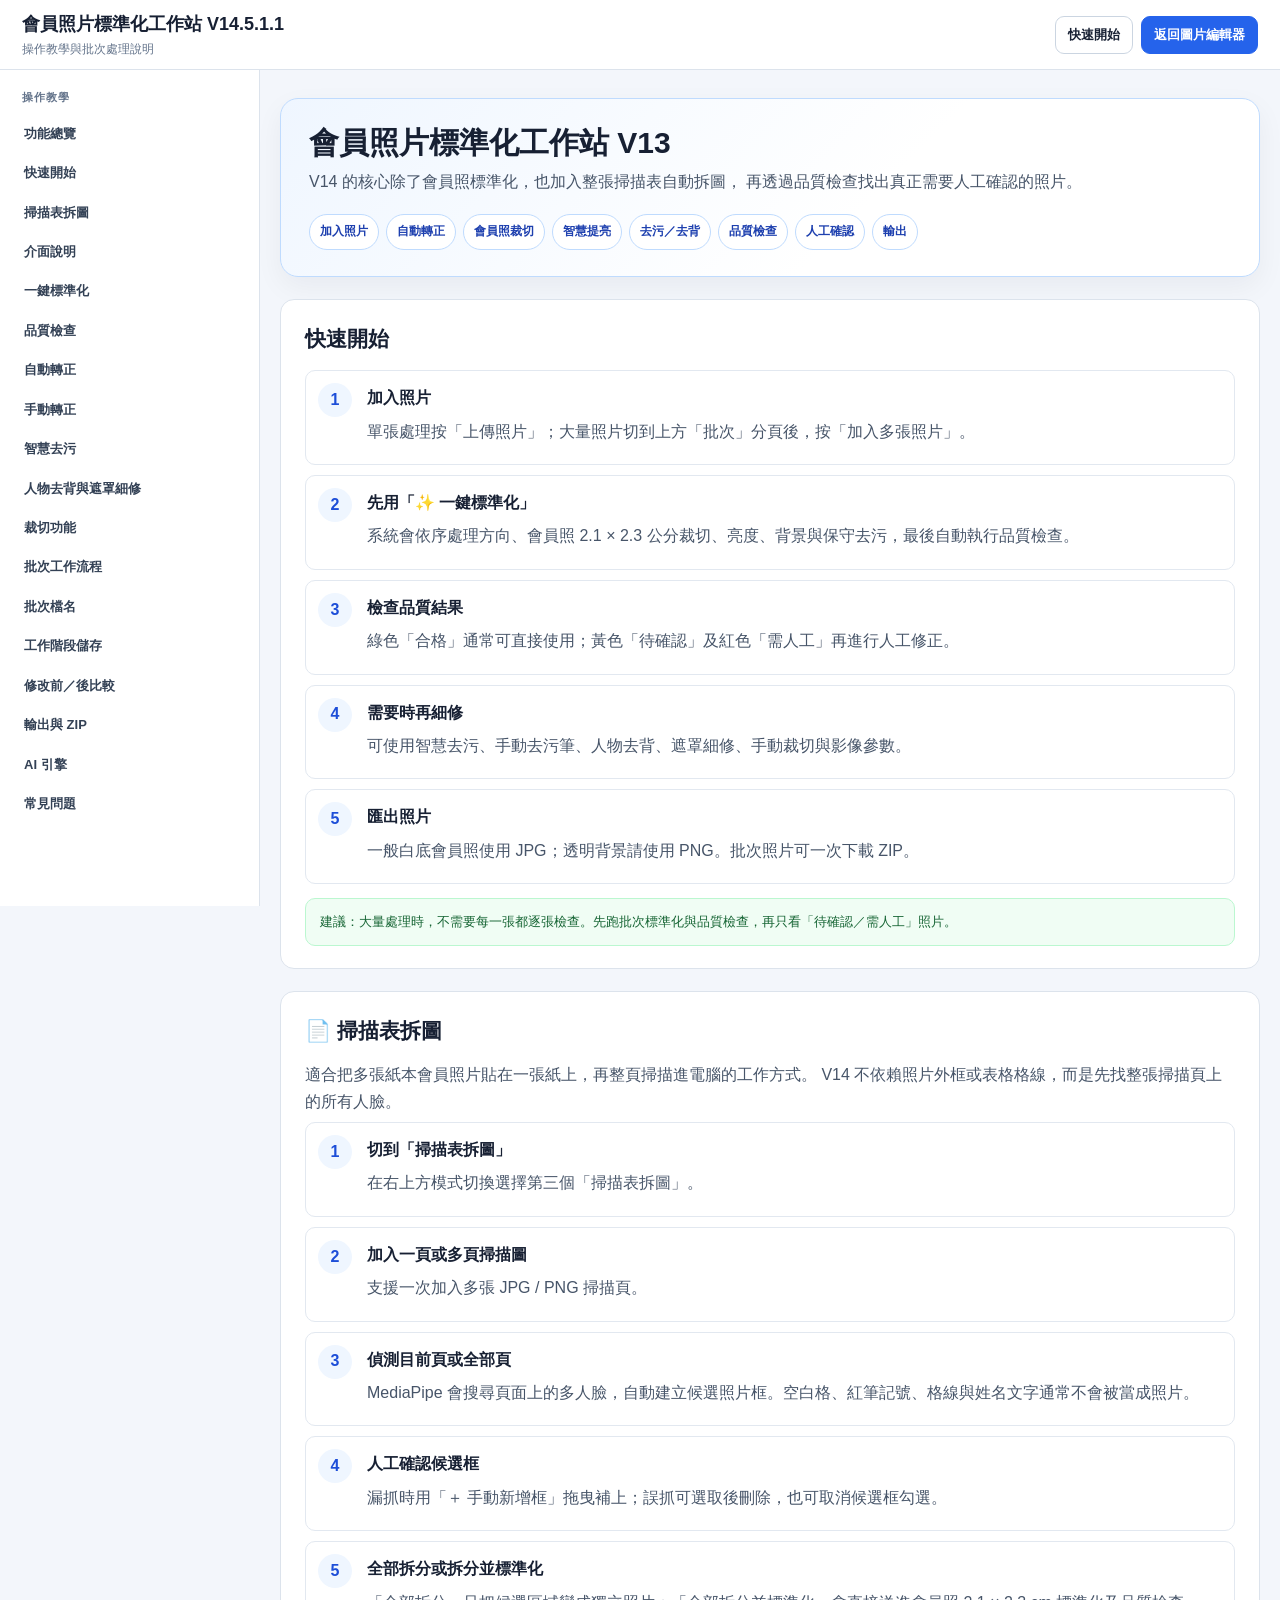
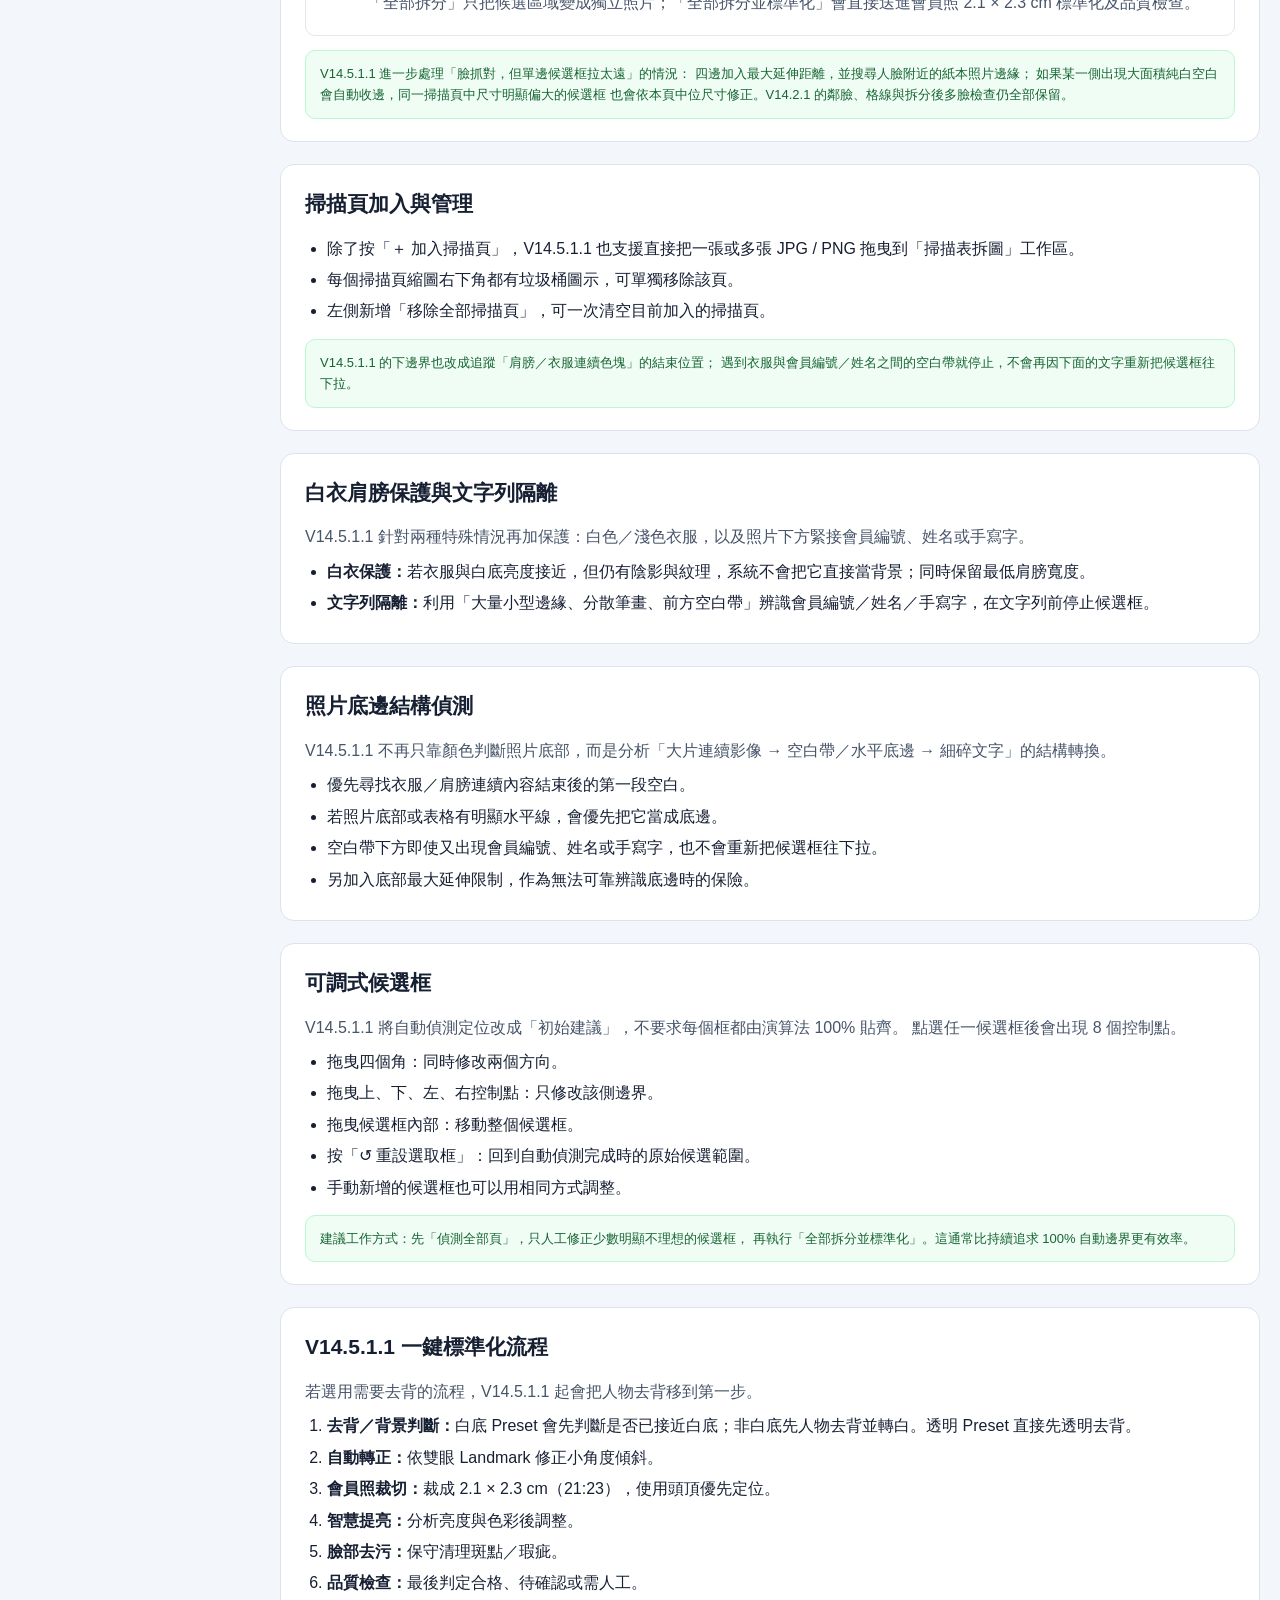
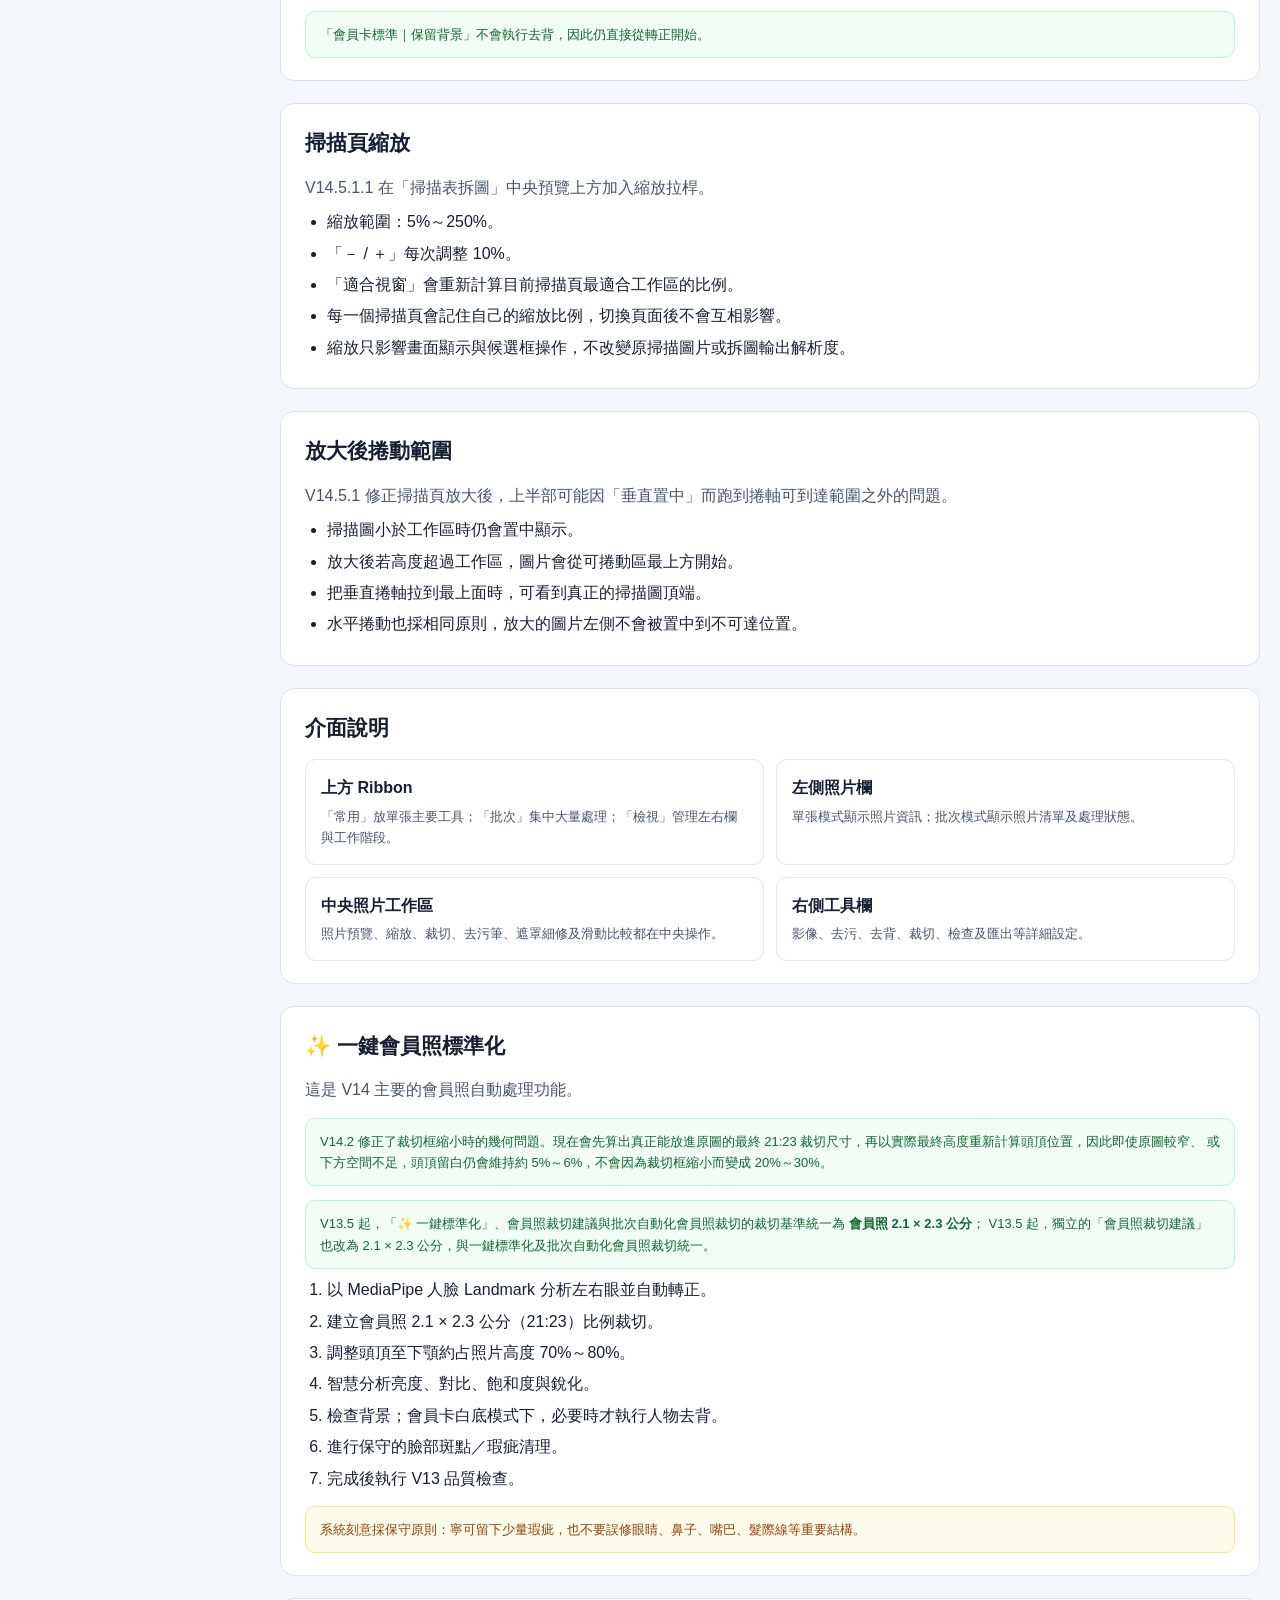
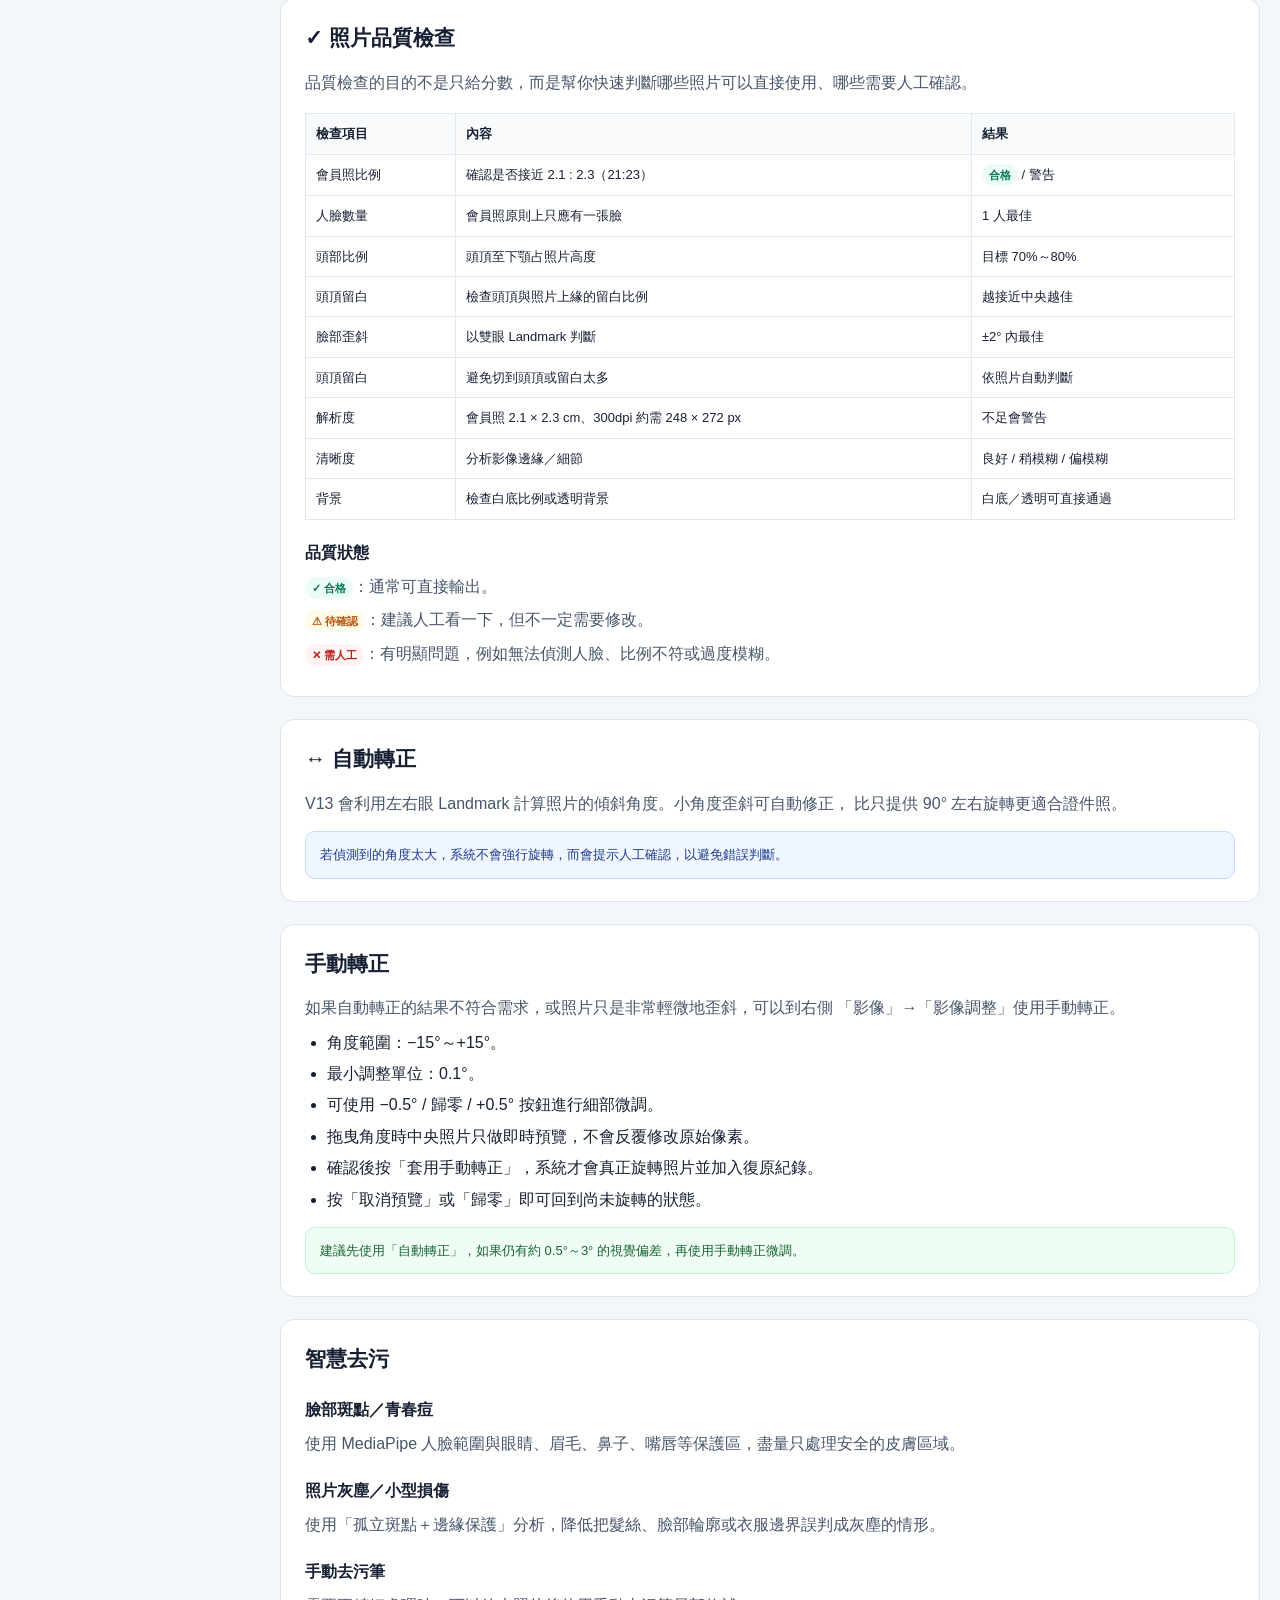
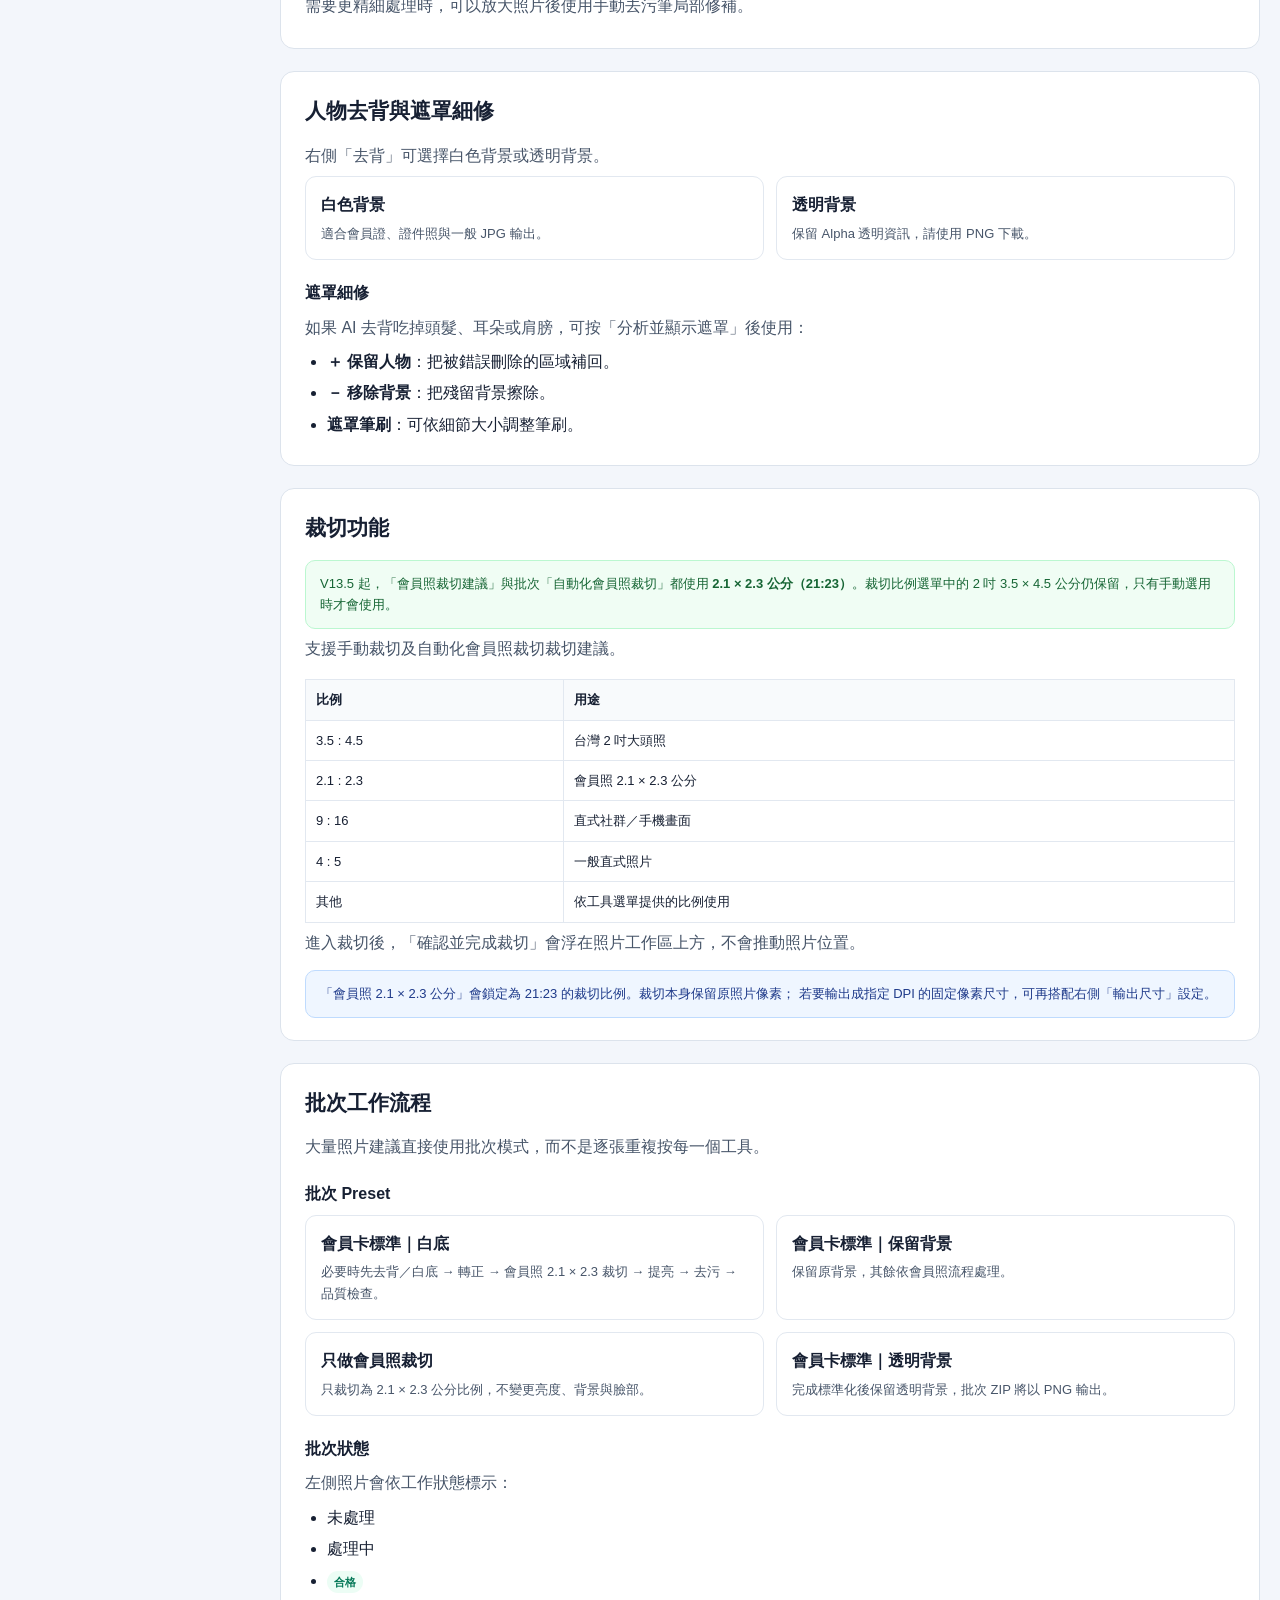
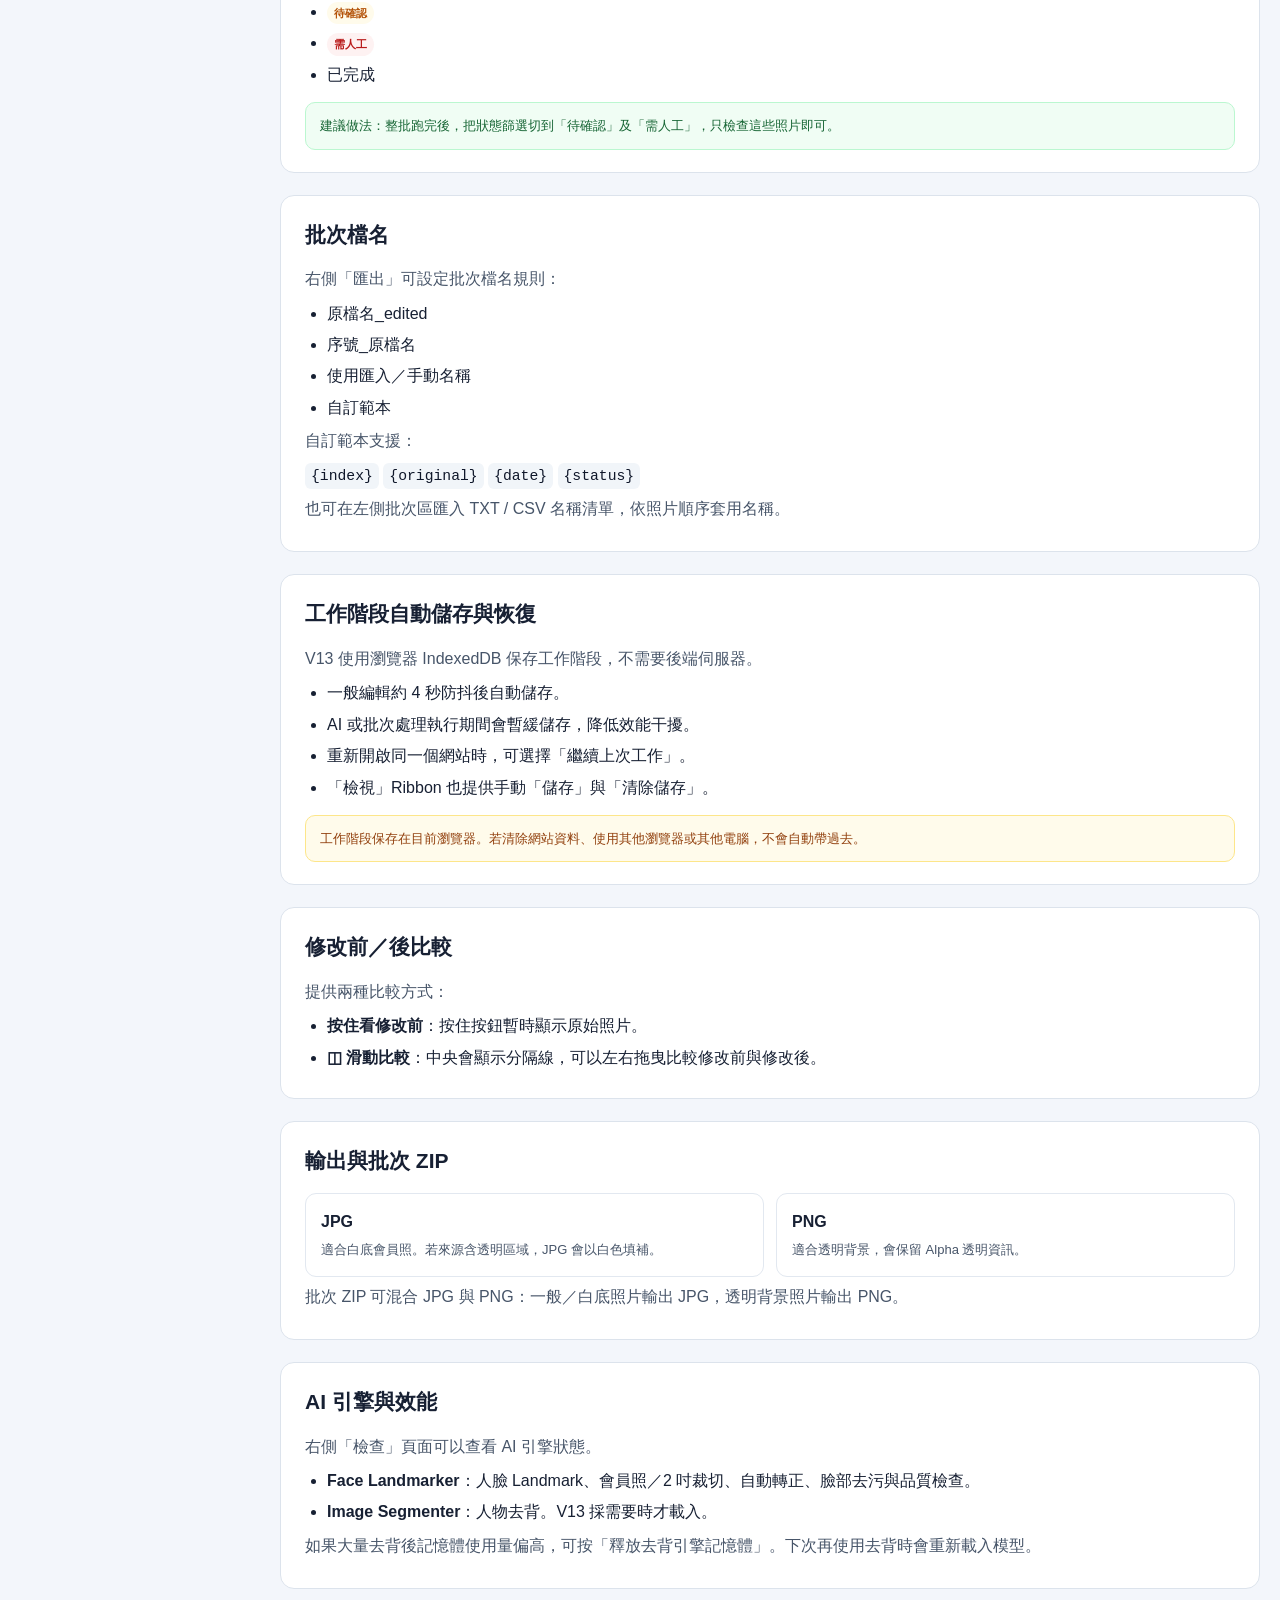
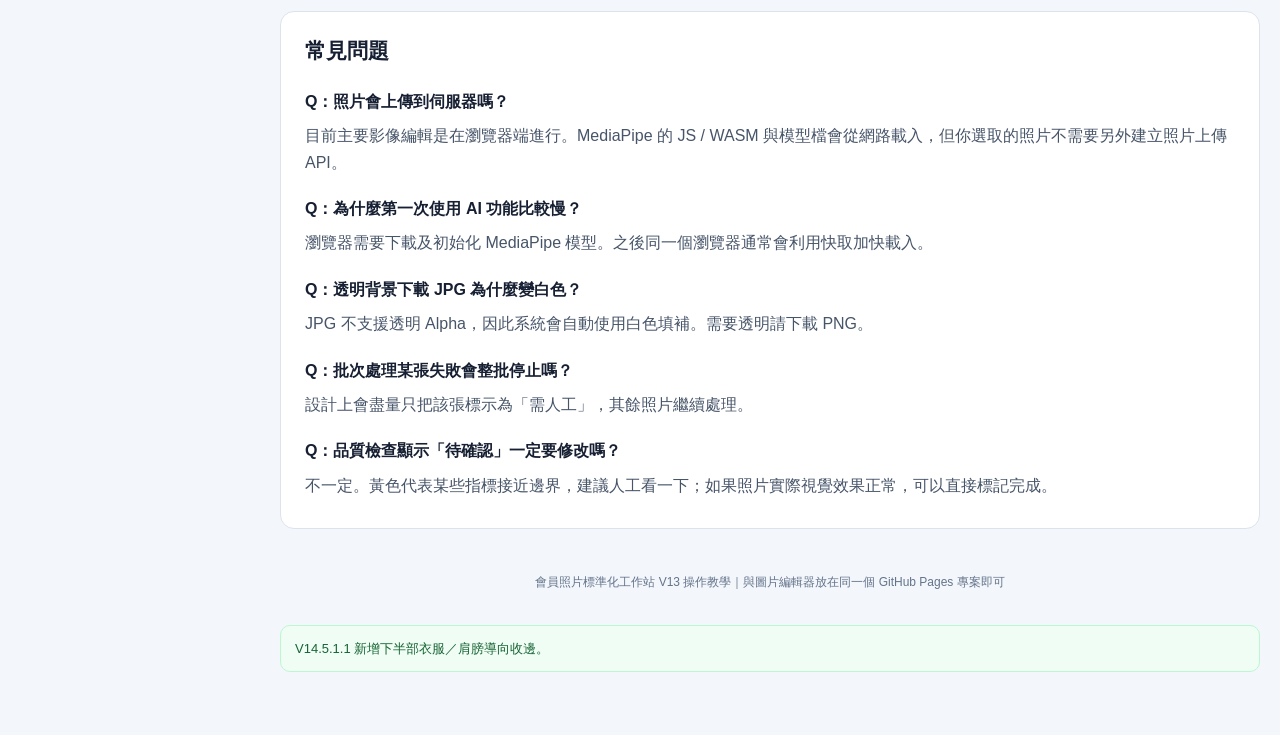
<file: legacy/help.html>
<!doctype html>
<html lang="zh-Hant">
<head>
<meta charset="utf-8" />
<meta name="viewport" content="width=device-width,initial-scale=1" />
<title>會員照片標準化工作站 V14.5.1.1｜操作教學</title>
<style>
:root{
  --bg:#f3f6fb;
  --panel:#ffffff;
  --line:#dce3ec;
  --text:#172033;
  --muted:#64748b;
  --blue:#2563eb;
  --blue2:#1d4ed8;
  --green:#059669;
  --amber:#d97706;
  --red:#dc2626;
  --navw:260px;
  --radius:14px;
}
*{box-sizing:border-box}
html{scroll-behavior:smooth}
body{
  margin:0;
  color:var(--text);
  background:var(--bg);
  font-family:"Segoe UI","Microsoft JhengHei","Noto Sans TC",Arial,sans-serif;
  line-height:1.65;
}
a{color:var(--blue);text-decoration:none}
a:hover{text-decoration:underline}
.topbar{
  position:sticky;
  top:0;
  z-index:30;
  display:flex;
  align-items:center;
  gap:16px;
  min-height:64px;
  padding:10px 22px;
  border-bottom:1px solid var(--line);
  background:rgba(255,255,255,.96);
  backdrop-filter:blur(8px);
}
.brand{min-width:0}
.brand strong{display:block;font-size:18px}
.brand span{display:block;color:var(--muted);font-size:12px}
.top-actions{
  margin-left:auto;
  display:flex;
  align-items:center;
  gap:8px;
}
.btn{
  display:inline-flex;
  align-items:center;
  justify-content:center;
  min-height:38px;
  padding:7px 12px;
  border:1px solid #cbd5e1;
  border-radius:9px;
  background:#fff;
  color:var(--text);
  font-weight:700;
  font-size:13px;
  text-decoration:none;
  white-space:nowrap;
}
.btn:hover{background:#f8fafc;text-decoration:none}
.btn.primary{background:var(--blue);border-color:var(--blue);color:#fff}
.layout{
  display:grid;
  grid-template-columns:var(--navw) minmax(0,1fr);
  min-height:calc(100vh - 64px);
}
.sidebar{
  position:sticky;
  top:64px;
  align-self:start;
  height:calc(100vh - 64px);
  overflow:auto;
  padding:18px 14px 28px;
  border-right:1px solid var(--line);
  background:#fff;
}
.nav-title{
  margin:0 8px 8px;
  color:var(--muted);
  font-size:11px;
  font-weight:800;
  letter-spacing:.08em;
}
.sidebar a{
  display:block;
  margin:2px 0;
  padding:8px 10px;
  border-radius:8px;
  color:#334155;
  font-size:13px;
  font-weight:650;
}
.sidebar a:hover{
  background:#eff6ff;
  color:var(--blue2);
  text-decoration:none;
}
main{
  width:min(1120px,calc(100% - 40px));
  margin:0 auto;
  padding:28px 0 64px;
}
.hero{
  padding:26px 28px;
  border:1px solid #bfdbfe;
  border-radius:18px;
  background:linear-gradient(135deg,#eff6ff,#ffffff 60%);
  box-shadow:0 10px 28px rgba(15,23,42,.05);
}
.hero h1{margin:0 0 8px;font-size:30px;line-height:1.2}
.hero p{margin:0;color:#475569}
.hero-flow{
  display:flex;
  flex-wrap:wrap;
  gap:7px;
  margin-top:18px;
}
.flow{
  padding:7px 10px;
  border:1px solid #bfdbfe;
  border-radius:999px;
  background:#fff;
  color:#1e40af;
  font-size:12px;
  font-weight:750;
}
.section{
  scroll-margin-top:82px;
  margin-top:22px;
  padding:22px 24px;
  border:1px solid var(--line);
  border-radius:var(--radius);
  background:var(--panel);
}
.section h2{margin:0 0 14px;font-size:21px}
.section h3{margin:20px 0 8px;font-size:16px}
.section p{margin:7px 0;color:#475569}
.section ul,.section ol{margin:8px 0 0;padding-left:22px}
.section li{margin:5px 0}
.grid{
  display:grid;
  grid-template-columns:repeat(2,minmax(0,1fr));
  gap:12px;
}
.card{
  padding:15px;
  border:1px solid #e2e8f0;
  border-radius:11px;
  background:#fff;
}
.card strong{display:block;margin-bottom:4px}
.card p{margin:0;font-size:13px}
.callout{
  margin-top:14px;
  padding:12px 14px;
  border-radius:10px;
  border:1px solid #bfdbfe;
  background:#eff6ff;
  color:#1e3a8a;
  font-size:13px;
}
.callout.green{border-color:#bbf7d0;background:#f0fdf4;color:#166534}
.callout.amber{border-color:#fde68a;background:#fffbeb;color:#92400e}
.table-wrap{overflow:auto}
table{
  width:100%;
  border-collapse:collapse;
  margin-top:10px;
  font-size:13px;
}
th,td{
  padding:9px 10px;
  border:1px solid #e2e8f0;
  text-align:left;
  vertical-align:top;
}
th{background:#f8fafc}
.badge{
  display:inline-block;
  padding:2px 7px;
  border-radius:999px;
  font-size:11px;
  font-weight:800;
}
.badge.pass{background:#ecfdf5;color:#047857}
.badge.warn{background:#fffbeb;color:#b45309}
.badge.fail{background:#fef2f2;color:#b91c1c}
.code{
  display:inline-block;
  padding:1px 6px;
  border-radius:6px;
  background:#f1f5f9;
  color:#0f172a;
  font-family:Consolas,monospace;
  font-size:.92em;
}
.steps{
  counter-reset:step;
  display:grid;
  gap:10px;
}
.step{
  display:grid;
  grid-template-columns:38px minmax(0,1fr);
  gap:11px;
  align-items:start;
  padding:12px;
  border:1px solid #e2e8f0;
  border-radius:10px;
}
.step:before{
  counter-increment:step;
  content:counter(step);
  width:34px;height:34px;
  display:grid;place-items:center;
  border-radius:999px;
  background:#eff6ff;
  color:#1d4ed8;
  font-weight:900;
}
.step strong{display:block;margin-top:2px}
.small{color:var(--muted);font-size:12px}
.footer{
  margin-top:26px;
  padding:18px 0;
  color:var(--muted);
  text-align:center;
  font-size:12px;
}
@media(max-width:900px){
  .layout{grid-template-columns:1fr}
  .sidebar{display:none}
  main{width:min(100% - 24px,1120px);padding-top:16px}
  .grid{grid-template-columns:1fr}
  .hero h1{font-size:24px}
}
@media(max-width:620px){
  .topbar{padding:9px 12px}
  .brand span{display:none}
  .top-actions .secondary{display:none}
  .section,.hero{padding:17px}
}
</style>
</head>
<body>

<header class="topbar">
  <div class="brand">
    <strong>會員照片標準化工作站 V14.5.1.1</strong>
    <span>操作教學與批次處理說明</span>
  </div>
  <div class="top-actions">
    <a class="btn secondary" href="#quick-start">快速開始</a>
    <a class="btn primary" href="./index.html">返回圖片編輯器</a>
  </div>
</header>

<div class="layout">
  <nav class="sidebar">
    <div class="nav-title">操作教學</div>
    <a href="#overview">功能總覽</a>
    <a href="#quick-start">快速開始</a>
    <a href="#scan-split">掃描表拆圖</a>
    <a href="#interface">介面說明</a>
    <a href="#standardize">一鍵標準化</a>
    <a href="#quality">品質檢查</a>
    <a href="#straighten">自動轉正</a>
    <a href="#manual-straighten">手動轉正</a>
    <a href="#cleanup">智慧去污</a>
    <a href="#background">人物去背與遮罩細修</a>
    <a href="#crop">裁切功能</a>
    <a href="#batch">批次工作流程</a>
    <a href="#filename">批次檔名</a>
    <a href="#session">工作階段儲存</a>
    <a href="#compare">修改前／後比較</a>
    <a href="#export">輸出與 ZIP</a>
    <a href="#ai">AI 引擎</a>
    <a href="#faq">常見問題</a>
  </nav>

  <main>
    <section class="hero" id="overview">
      <h1>會員照片標準化工作站 V13</h1>
      <p>
        V14 的核心除了會員照標準化，也加入整張掃描表自動拆圖，
        再透過品質檢查找出真正需要人工確認的照片。
      </p>
      <div class="hero-flow">
        <span class="flow">加入照片</span>
        <span class="flow">自動轉正</span>
        <span class="flow">會員照裁切</span>
        <span class="flow">智慧提亮</span>
        <span class="flow">去污／去背</span>
        <span class="flow">品質檢查</span>
        <span class="flow">人工確認</span>
        <span class="flow">輸出</span>
      </div>
    </section>

    <section class="section" id="quick-start">
      <h2>快速開始</h2>
      <div class="steps">
        <div class="step">
          <div><strong>加入照片</strong><p>單張處理按「上傳照片」；大量照片切到上方「批次」分頁後，按「加入多張照片」。</p></div>
        </div>
        <div class="step">
          <div><strong>先用「✨ 一鍵標準化」</strong><p>系統會依序處理方向、會員照 2.1 × 2.3 公分裁切、亮度、背景與保守去污，最後自動執行品質檢查。</p></div>
        </div>
        <div class="step">
          <div><strong>檢查品質結果</strong><p>綠色「合格」通常可直接使用；黃色「待確認」及紅色「需人工」再進行人工修正。</p></div>
        </div>
        <div class="step">
          <div><strong>需要時再細修</strong><p>可使用智慧去污、手動去污筆、人物去背、遮罩細修、手動裁切與影像參數。</p></div>
        </div>
        <div class="step">
          <div><strong>匯出照片</strong><p>一般白底會員照使用 JPG；透明背景請使用 PNG。批次照片可一次下載 ZIP。</p></div>
        </div>
      </div>
      <div class="callout green">
        建議：大量處理時，不需要每一張都逐張檢查。先跑批次標準化與品質檢查，再只看「待確認／需人工」照片。
      </div>
    </section>


    <section class="section" id="scan-split">
      <h2>📄 掃描表拆圖</h2>
      <p>
        適合把多張紙本會員照片貼在一張紙上，再整頁掃描進電腦的工作方式。
        V14 不依賴照片外框或表格格線，而是先找整張掃描頁上的所有人臉。
      </p>

      <div class="steps">
        <div class="step">
          <div><strong>切到「掃描表拆圖」</strong><p>在右上方模式切換選擇第三個「掃描表拆圖」。</p></div>
        </div>
        <div class="step">
          <div><strong>加入一頁或多頁掃描圖</strong><p>支援一次加入多張 JPG / PNG 掃描頁。</p></div>
        </div>
        <div class="step">
          <div><strong>偵測目前頁或全部頁</strong><p>MediaPipe 會搜尋頁面上的多人臉，自動建立候選照片框。空白格、紅筆記號、格線與姓名文字通常不會被當成照片。</p></div>
        </div>
        <div class="step">
          <div><strong>人工確認候選框</strong><p>漏抓時用「＋ 手動新增框」拖曳補上；誤抓可選取後刪除，也可取消候選框勾選。</p></div>
        </div>
        <div class="step">
          <div><strong>全部拆分或拆分並標準化</strong><p>「全部拆分」只把候選區域變成獨立照片；「全部拆分並標準化」會直接送進會員照 2.1 × 2.3 cm 標準化及品質檢查。</p></div>
        </div>
      </div>

      <div class="callout green">
        V14.5.1.1 進一步處理「臉抓對，但單邊候選框拉太遠」的情況：
        四邊加入最大延伸距離，並搜尋人臉附近的紙本照片邊緣；
        如果某一側出現大面積純白空白會自動收邊，同一掃描頁中尺寸明顯偏大的候選框
        也會依本頁中位尺寸修正。V14.2.1 的鄰臉、格線與拆分後多臉檢查仍全部保留。
      </div>
    </section>


    <section class="section" id="scan-page-manage">
      <h2>掃描頁加入與管理</h2>
      <ul>
        <li>除了按「＋ 加入掃描頁」，V14.5.1.1 也支援直接把一張或多張 JPG / PNG 拖曳到「掃描表拆圖」工作區。</li>
        <li>每個掃描頁縮圖右下角都有垃圾桶圖示，可單獨移除該頁。</li>
        <li>左側新增「移除全部掃描頁」，可一次清空目前加入的掃描頁。</li>
      </ul>
      <div class="callout green">
        V14.5.1.1 的下邊界也改成追蹤「肩膀／衣服連續色塊」的結束位置；
        遇到衣服與會員編號／姓名之間的空白帶就停止，不會再因下面的文字重新把候選框往下拉。
      </div>
    </section>


    <section class="section" id="scan-edge-special">
      <h2>白衣肩膀保護與文字列隔離</h2>
      <p>
        V14.5.1.1 針對兩種特殊情況再加保護：白色／淺色衣服，以及照片下方緊接會員編號、姓名或手寫字。
      </p>
      <ul>
        <li><strong>白衣保護：</strong>若衣服與白底亮度接近，但仍有陰影與紋理，系統不會把它直接當背景；同時保留最低肩膀寬度。</li>
        <li><strong>文字列隔離：</strong>利用「大量小型邊緣、分散筆畫、前方空白帶」辨識會員編號／姓名／手寫字，在文字列前停止候選框。</li>
      </ul>
    </section>


    <section class="section" id="scan-bottom-structure">
      <h2>照片底邊結構偵測</h2>
      <p>
        V14.5.1.1 不再只靠顏色判斷照片底部，而是分析「大片連續影像 → 空白帶／水平底邊 → 細碎文字」的結構轉換。
      </p>
      <ul>
        <li>優先尋找衣服／肩膀連續內容結束後的第一段空白。</li>
        <li>若照片底部或表格有明顯水平線，會優先把它當成底邊。</li>
        <li>空白帶下方即使又出現會員編號、姓名或手寫字，也不會重新把候選框往下拉。</li>
        <li>另加入底部最大延伸限制，作為無法可靠辨識底邊時的保險。</li>
      </ul>
    </section>


    <section class="section" id="scan-adjustable-box">
      <h2>可調式候選框</h2>
      <p>
        V14.5.1.1 將自動偵測定位改成「初始建議」，不要求每個框都由演算法 100% 貼齊。
        點選任一候選框後會出現 8 個控制點。
      </p>
      <ul>
        <li>拖曳四個角：同時修改兩個方向。</li>
        <li>拖曳上、下、左、右控制點：只修改該側邊界。</li>
        <li>拖曳候選框內部：移動整個候選框。</li>
        <li>按「↺ 重設選取框」：回到自動偵測完成時的原始候選範圍。</li>
        <li>手動新增的候選框也可以用相同方式調整。</li>
      </ul>
      <div class="callout green">
        建議工作方式：先「偵測全部頁」，只人工修正少數明顯不理想的候選框，
        再執行「全部拆分並標準化」。這通常比持續追求 100% 自動邊界更有效率。
      </div>
    </section>


    <section class="section" id="workflow-v144">
      <h2>V14.5.1.1 一鍵標準化流程</h2>
      <p>若選用需要去背的流程，V14.5.1.1 起會把人物去背移到第一步。</p>
      <ol>
        <li><strong>去背／背景判斷：</strong>白底 Preset 會先判斷是否已接近白底；非白底先人物去背並轉白。透明 Preset 直接先透明去背。</li>
        <li><strong>自動轉正：</strong>依雙眼 Landmark 修正小角度傾斜。</li>
        <li><strong>會員照裁切：</strong>裁成 2.1 × 2.3 cm（21:23），使用頭頂優先定位。</li>
        <li><strong>智慧提亮：</strong>分析亮度與色彩後調整。</li>
        <li><strong>臉部去污：</strong>保守清理斑點／瑕疵。</li>
        <li><strong>品質檢查：</strong>最後判定合格、待確認或需人工。</li>
      </ol>
      <div class="callout green">
        「會員卡標準｜保留背景」不會執行去背，因此仍直接從轉正開始。
      </div>
    </section>


    <section class="section" id="scan-zoom">
      <h2>掃描頁縮放</h2>
      <p>V14.5.1.1 在「掃描表拆圖」中央預覽上方加入縮放拉桿。</p>
      <ul>
        <li>縮放範圍：5%～250%。</li>
        <li>「－ / ＋」每次調整 10%。</li>
        <li>「適合視窗」會重新計算目前掃描頁最適合工作區的比例。</li>
        <li>每一個掃描頁會記住自己的縮放比例，切換頁面後不會互相影響。</li>
        <li>縮放只影響畫面顯示與候選框操作，不改變原掃描圖片或拆圖輸出解析度。</li>
      </ul>
    </section>


    <section class="section" id="scan-zoom-overflow-fix">
      <h2>放大後捲動範圍</h2>
      <p>
        V14.5.1 修正掃描頁放大後，上半部可能因「垂直置中」而跑到捲軸可到達範圍之外的問題。
      </p>
      <ul>
        <li>掃描圖小於工作區時仍會置中顯示。</li>
        <li>放大後若高度超過工作區，圖片會從可捲動區最上方開始。</li>
        <li>把垂直捲軸拉到最上面時，可看到真正的掃描圖頂端。</li>
        <li>水平捲動也採相同原則，放大的圖片左側不會被置中到不可達位置。</li>
      </ul>
    </section>

    <section class="section" id="interface">
      <h2>介面說明</h2>
      <div class="grid">
        <div class="card">
          <strong>上方 Ribbon</strong>
          <p>「常用」放單張主要工具；「批次」集中大量處理；「檢視」管理左右欄與工作階段。</p>
        </div>
        <div class="card">
          <strong>左側照片欄</strong>
          <p>單張模式顯示照片資訊；批次模式顯示照片清單及處理狀態。</p>
        </div>
        <div class="card">
          <strong>中央照片工作區</strong>
          <p>照片預覽、縮放、裁切、去污筆、遮罩細修及滑動比較都在中央操作。</p>
        </div>
        <div class="card">
          <strong>右側工具欄</strong>
          <p>影像、去污、去背、裁切、檢查及匯出等詳細設定。</p>
        </div>
      </div>
    </section>

    <section class="section" id="standardize">
      <h2>✨ 一鍵會員照標準化</h2>
      <p>這是 V14 主要的會員照自動處理功能。</p>
      <div class="callout green">
        V14.2 修正了裁切框縮小時的幾何問題。現在會先算出真正能放進原圖的最終
        21:23 裁切尺寸，再以實際最終高度重新計算頭頂位置，因此即使原圖較窄、
        或下方空間不足，頭頂留白仍會維持約 5%～6%，不會因為裁切框縮小而變成 20%～30%。
      </div>

      <div class="callout green">
        V13.5 起，「✨ 一鍵標準化」、會員照裁切建議與批次自動化會員照裁切的裁切基準統一為 <strong>會員照 2.1 × 2.3 公分</strong>；
        V13.5 起，獨立的「會員照裁切建議」也改為 2.1 × 2.3 公分，與一鍵標準化及批次自動化會員照裁切統一。
      </div>
      <ol>
        <li>以 MediaPipe 人臉 Landmark 分析左右眼並自動轉正。</li>
        <li>建立會員照 2.1 × 2.3 公分（21:23）比例裁切。</li>
        <li>調整頭頂至下顎約占照片高度 70%～80%。</li>
        <li>智慧分析亮度、對比、飽和度與銳化。</li>
        <li>檢查背景；會員卡白底模式下，必要時才執行人物去背。</li>
        <li>進行保守的臉部斑點／瑕疵清理。</li>
        <li>完成後執行 V13 品質檢查。</li>
      </ol>
      <div class="callout amber">
        系統刻意採保守原則：寧可留下少量瑕疵，也不要誤修眼睛、鼻子、嘴巴、髮際線等重要結構。
      </div>
    </section>

    <section class="section" id="quality">
      <h2>✓ 照片品質檢查</h2>
      <p>品質檢查的目的不是只給分數，而是幫你快速判斷哪些照片可以直接使用、哪些需要人工確認。</p>
      <div class="table-wrap">
        <table>
          <thead><tr><th>檢查項目</th><th>內容</th><th>結果</th></tr></thead>
          <tbody>
            <tr><td>會員照比例</td><td>確認是否接近 2.1 : 2.3（21:23）</td><td><span class="badge pass">合格</span> / 警告</td></tr>
            <tr><td>人臉數量</td><td>會員照原則上只應有一張臉</td><td>1 人最佳</td></tr>
            <tr><td>頭部比例</td><td>頭頂至下顎占照片高度</td><td>目標 70%～80%</td></tr>
            <tr><td>頭頂留白</td><td>檢查頭頂與照片上緣的留白比例</td><td>越接近中央越佳</td></tr>
            <tr><td>臉部歪斜</td><td>以雙眼 Landmark 判斷</td><td>±2° 內最佳</td></tr>
            <tr><td>頭頂留白</td><td>避免切到頭頂或留白太多</td><td>依照片自動判斷</td></tr>
            <tr><td>解析度</td><td>會員照 2.1 × 2.3 cm、300dpi 約需 248 × 272 px</td><td>不足會警告</td></tr>
            <tr><td>清晰度</td><td>分析影像邊緣／細節</td><td>良好 / 稍模糊 / 偏模糊</td></tr>
            <tr><td>背景</td><td>檢查白底比例或透明背景</td><td>白底／透明可直接通過</td></tr>
          </tbody>
        </table>
      </div>
      <h3>品質狀態</h3>
      <p><span class="badge pass">✓ 合格</span>：通常可直接輸出。</p>
      <p><span class="badge warn">⚠ 待確認</span>：建議人工看一下，但不一定需要修改。</p>
      <p><span class="badge fail">✕ 需人工</span>：有明顯問題，例如無法偵測人臉、比例不符或過度模糊。</p>
    </section>

    <section class="section" id="straighten">
      <h2>↔ 自動轉正</h2>
      <p>
        V13 會利用左右眼 Landmark 計算照片的傾斜角度。小角度歪斜可自動修正，
        比只提供 90° 左右旋轉更適合證件照。
      </p>
      <div class="callout">
        若偵測到的角度太大，系統不會強行旋轉，而會提示人工確認，以避免錯誤判斷。
      </div>
    </section>


    <section class="section" id="manual-straighten">
      <h2>手動轉正</h2>
      <p>
        如果自動轉正的結果不符合需求，或照片只是非常輕微地歪斜，可以到右側
        「影像」→「影像調整」使用手動轉正。
      </p>
      <ul>
        <li>角度範圍：−15°～+15°。</li>
        <li>最小調整單位：0.1°。</li>
        <li>可使用 −0.5° / 歸零 / +0.5° 按鈕進行細部微調。</li>
        <li>拖曳角度時中央照片只做即時預覽，不會反覆修改原始像素。</li>
        <li>確認後按「套用手動轉正」，系統才會真正旋轉照片並加入復原紀錄。</li>
        <li>按「取消預覽」或「歸零」即可回到尚未旋轉的狀態。</li>
      </ul>
      <div class="callout green">
        建議先使用「自動轉正」，如果仍有約 0.5°～3° 的視覺偏差，再使用手動轉正微調。
      </div>
    </section>

    <section class="section" id="cleanup">
      <h2>智慧去污</h2>
      <h3>臉部斑點／青春痘</h3>
      <p>使用 MediaPipe 人臉範圍與眼睛、眉毛、鼻子、嘴唇等保護區，盡量只處理安全的皮膚區域。</p>
      <h3>照片灰塵／小型損傷</h3>
      <p>使用「孤立斑點＋邊緣保護」分析，降低把髮絲、臉部輪廓或衣服邊界誤判成灰塵的情形。</p>
      <h3>手動去污筆</h3>
      <p>需要更精細處理時，可以放大照片後使用手動去污筆局部修補。</p>
    </section>

    <section class="section" id="background">
      <h2>人物去背與遮罩細修</h2>
      <p>右側「去背」可選擇白色背景或透明背景。</p>
      <div class="grid">
        <div class="card">
          <strong>白色背景</strong>
          <p>適合會員證、證件照與一般 JPG 輸出。</p>
        </div>
        <div class="card">
          <strong>透明背景</strong>
          <p>保留 Alpha 透明資訊，請使用 PNG 下載。</p>
        </div>
      </div>
      <h3>遮罩細修</h3>
      <p>如果 AI 去背吃掉頭髮、耳朵或肩膀，可按「分析並顯示遮罩」後使用：</p>
      <ul>
        <li><strong>＋ 保留人物</strong>：把被錯誤刪除的區域補回。</li>
        <li><strong>－ 移除背景</strong>：把殘留背景擦除。</li>
        <li><strong>遮罩筆刷</strong>：可依細節大小調整筆刷。</li>
      </ul>
    </section>

    <section class="section" id="crop">
      <h2>裁切功能</h2>
      <div class="callout green">
        V13.5 起，「會員照裁切建議」與批次「自動化會員照裁切」都使用
        <strong>2.1 × 2.3 公分（21:23）</strong>。裁切比例選單中的
        2 吋 3.5 × 4.5 公分仍保留，只有手動選用時才會使用。
      </div>
      <p>支援手動裁切及自動化會員照裁切裁切建議。</p>
      <div class="table-wrap">
        <table>
          <thead><tr><th>比例</th><th>用途</th></tr></thead>
          <tbody>
            <tr><td>3.5 : 4.5</td><td>台灣 2 吋大頭照</td></tr>
            <tr><td>2.1 : 2.3</td><td>會員照 2.1 × 2.3 公分</td></tr>
            <tr><td>9 : 16</td><td>直式社群／手機畫面</td></tr>
            <tr><td>4 : 5</td><td>一般直式照片</td></tr>
            <tr><td>其他</td><td>依工具選單提供的比例使用</td></tr>
          </tbody>
        </table>
      </div>
      <p>進入裁切後，「確認並完成裁切」會浮在照片工作區上方，不會推動照片位置。</p>
      <div class="callout">
        「會員照 2.1 × 2.3 公分」會鎖定為 21:23 的裁切比例。裁切本身保留原照片像素；
        若要輸出成指定 DPI 的固定像素尺寸，可再搭配右側「輸出尺寸」設定。
      </div>
    </section>

    <section class="section" id="batch">
      <h2>批次工作流程</h2>
      <p>大量照片建議直接使用批次模式，而不是逐張重複按每一個工具。</p>
      <h3>批次 Preset</h3>
      <div class="grid">
        <div class="card"><strong>會員卡標準｜白底</strong><p>必要時先去背／白底 → 轉正 → 會員照 2.1 × 2.3 裁切 → 提亮 → 去污 → 品質檢查。</p></div>
        <div class="card"><strong>會員卡標準｜保留背景</strong><p>保留原背景，其餘依會員照流程處理。</p></div>
        <div class="card"><strong>只做會員照裁切</strong><p>只裁切為 2.1 × 2.3 公分比例，不變更亮度、背景與臉部。</p></div>
        <div class="card"><strong>會員卡標準｜透明背景</strong><p>完成標準化後保留透明背景，批次 ZIP 將以 PNG 輸出。</p></div>
      </div>
      <h3>批次狀態</h3>
      <p>左側照片會依工作狀態標示：</p>
      <ul>
        <li>未處理</li>
        <li>處理中</li>
        <li><span class="badge pass">合格</span></li>
        <li><span class="badge warn">待確認</span></li>
        <li><span class="badge fail">需人工</span></li>
        <li>已完成</li>
      </ul>
      <div class="callout green">
        建議做法：整批跑完後，把狀態篩選切到「待確認」及「需人工」，只檢查這些照片即可。
      </div>
    </section>

    <section class="section" id="filename">
      <h2>批次檔名</h2>
      <p>右側「匯出」可設定批次檔名規則：</p>
      <ul>
        <li>原檔名_edited</li>
        <li>序號_原檔名</li>
        <li>使用匯入／手動名稱</li>
        <li>自訂範本</li>
      </ul>
      <p>自訂範本支援：</p>
      <p>
        <span class="code">{index}</span>
        <span class="code">{original}</span>
        <span class="code">{date}</span>
        <span class="code">{status}</span>
      </p>
      <p>也可在左側批次區匯入 TXT / CSV 名稱清單，依照片順序套用名稱。</p>
    </section>

    <section class="section" id="session">
      <h2>工作階段自動儲存與恢復</h2>
      <p>V13 使用瀏覽器 IndexedDB 保存工作階段，不需要後端伺服器。</p>
      <ul>
        <li>一般編輯約 4 秒防抖後自動儲存。</li>
        <li>AI 或批次處理執行期間會暫緩儲存，降低效能干擾。</li>
        <li>重新開啟同一個網站時，可選擇「繼續上次工作」。</li>
        <li>「檢視」Ribbon 也提供手動「儲存」與「清除儲存」。</li>
      </ul>
      <div class="callout amber">
        工作階段保存在目前瀏覽器。若清除網站資料、使用其他瀏覽器或其他電腦，不會自動帶過去。
      </div>
    </section>

    <section class="section" id="compare">
      <h2>修改前／後比較</h2>
      <p>提供兩種比較方式：</p>
      <ul>
        <li><strong>按住看修改前</strong>：按住按鈕暫時顯示原始照片。</li>
        <li><strong>◫ 滑動比較</strong>：中央會顯示分隔線，可以左右拖曳比較修改前與修改後。</li>
      </ul>
    </section>

    <section class="section" id="export">
      <h2>輸出與批次 ZIP</h2>
      <div class="grid">
        <div class="card">
          <strong>JPG</strong>
          <p>適合白底會員照。若來源含透明區域，JPG 會以白色填補。</p>
        </div>
        <div class="card">
          <strong>PNG</strong>
          <p>適合透明背景，會保留 Alpha 透明資訊。</p>
        </div>
      </div>
      <p>批次 ZIP 可混合 JPG 與 PNG：一般／白底照片輸出 JPG，透明背景照片輸出 PNG。</p>
    </section>

    <section class="section" id="ai">
      <h2>AI 引擎與效能</h2>
      <p>右側「檢查」頁面可以查看 AI 引擎狀態。</p>
      <ul>
        <li><strong>Face Landmarker</strong>：人臉 Landmark、會員照／2 吋裁切、自動轉正、臉部去污與品質檢查。</li>
        <li><strong>Image Segmenter</strong>：人物去背。V13 採需要時才載入。</li>
      </ul>
      <p>如果大量去背後記憶體使用量偏高，可按「釋放去背引擎記憶體」。下次再使用去背時會重新載入模型。</p>
    </section>

    <section class="section" id="faq">
      <h2>常見問題</h2>

      <h3>Q：照片會上傳到伺服器嗎？</h3>
      <p>目前主要影像編輯是在瀏覽器端進行。MediaPipe 的 JS / WASM 與模型檔會從網路載入，但你選取的照片不需要另外建立照片上傳 API。</p>

      <h3>Q：為什麼第一次使用 AI 功能比較慢？</h3>
      <p>瀏覽器需要下載及初始化 MediaPipe 模型。之後同一個瀏覽器通常會利用快取加快載入。</p>

      <h3>Q：透明背景下載 JPG 為什麼變白色？</h3>
      <p>JPG 不支援透明 Alpha，因此系統會自動使用白色填補。需要透明請下載 PNG。</p>

      <h3>Q：批次處理某張失敗會整批停止嗎？</h3>
      <p>設計上會盡量只把該張標示為「需人工」，其餘照片繼續處理。</p>

      <h3>Q：品質檢查顯示「待確認」一定要修改嗎？</h3>
      <p>不一定。黃色代表某些指標接近邊界，建議人工看一下；如果照片實際視覺效果正常，可以直接標記完成。</p>
    </section>

    <div class="footer">
      會員照片標準化工作站 V13 操作教學｜與圖片編輯器放在同一個 GitHub Pages 專案即可
    </div>
        <div class="callout green">V14.5.1.1 新增下半部衣服／肩膀導向收邊。</div>
    </main>
</div>
</body>
</html>
</file>
